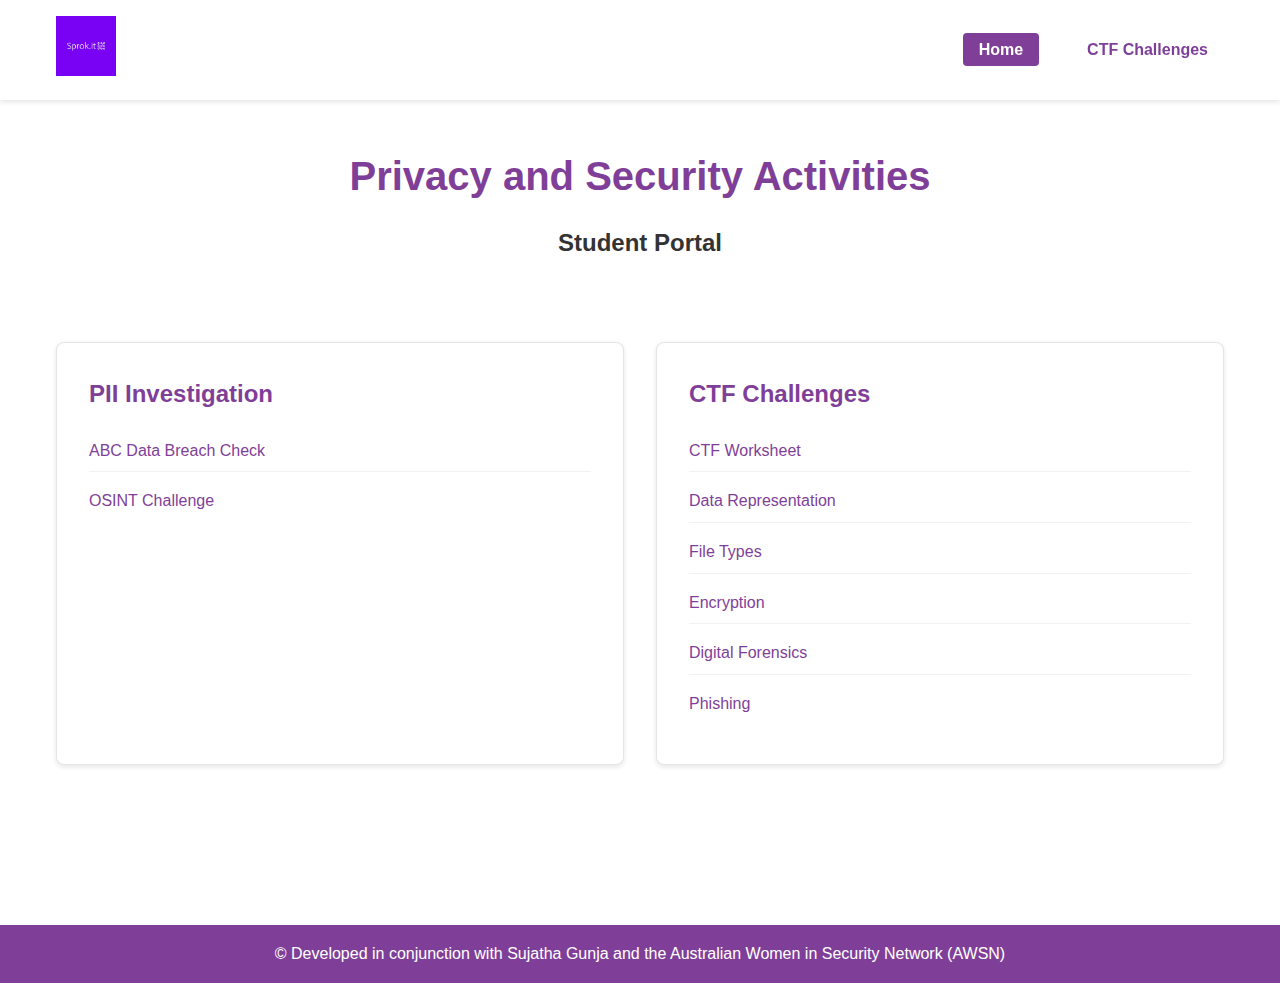
<file: ctf/index.html>
<!DOCTYPE html>
<html lang="en">
<head>
    <meta charset="UTF-8">
    <meta name="viewport" content="width=device-width, initial-scale=1.0">
    <title>Privacy and Security Student Portal</title>
    <link rel="stylesheet" href="styles.css">
</head>
<body>
    <header>
        <nav>
            <div class="logo">
                <a href="index.html">
                    <img src="assets/logo-color.png" alt="Sprok.it Logo">
                </a>
            </div>
            <ul class="nav-links">
                <li><a href="index.html" class="active">Home</a></li>
                <li><a href="ctf.html">CTF Challenges</a></li>
            </ul>
        </nav>
    </header>

    <main>
        <section id="home" class="hero">
            <h1>Privacy and Security Activities</h1>
            <h2>Student Portal</h2>
        </section>

        <section class="modules">
            <div class="module-card" onclick="location.href='pii.html'">
                <h2>PII Investigation</h2>
                <ul>
                    <li><a href="https://www.abc.net.au/news/2023-05-18/data-breaches-your-identity-interactive/102175688" target="_blank">ABC Data Breach Check</a></li>
                    <li><a href="pii.html#osint">OSINT Challenge</a></li>
                </ul>
            </div>

            <div class="module-card" onclick="location.href='ctf.html'">
                <h2>CTF Challenges</h2>
                <ul>
                    <li><a href="assets/Session3_CTF_workbook.docx">CTF Worksheet</a></li>
                    <li><a href="ctf.html#data">Data Representation</a></li>
                    <li><a href="ctf.html#files">File Types</a></li>
                    <li><a href="ctf.html#encryption">Encryption</a></li>
                    <li><a href="ctf.html#forensics">Digital Forensics</a></li>
                    <li><a href="ctf.html#phishing">Phishing</a></li>
                </ul>
            </div>
        </section>

    </main>

    <footer>
        <p>&copy; Developed in conjunction with Sujatha Gunja and the Australian Women in Security Network (AWSN)</p>
    </footer>
</body>
</html>
</file>
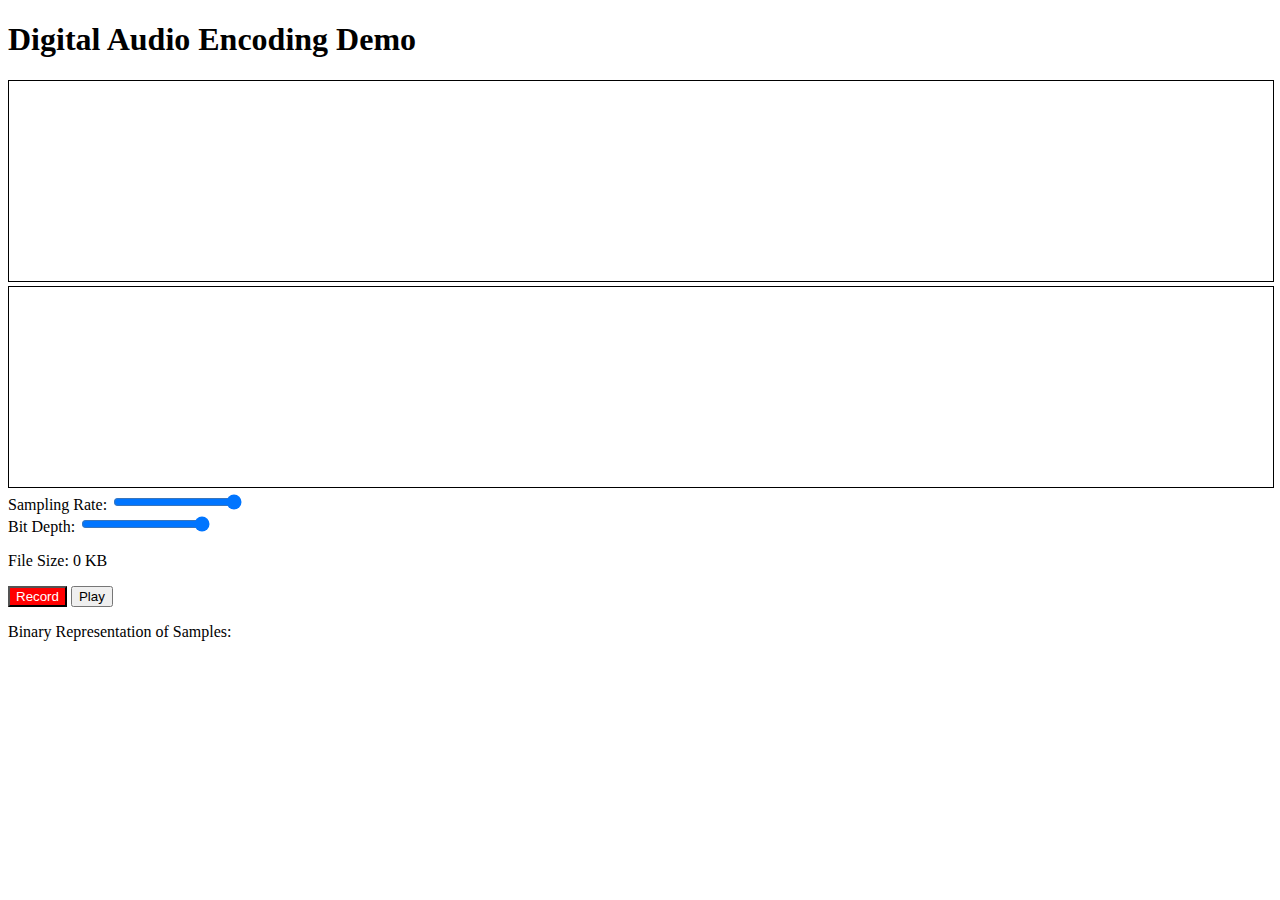
<file: audio.html>
<!DOCTYPE html>
<html lang="en">
<head>
    <meta charset="UTF-8">
    <meta name="viewport" content="width=device-width, initial-scale=1.0">
    <title>Digital Audio Encoding Demo</title>
    <style>
        canvas { border: 1px solid black; width: 100%; height: 200px; }
        #record { background-color: red; color: white; }
    </style>
</head>
<body>
    <h1>Digital Audio Encoding Demo</h1>
    <canvas id="waveform"></canvas>
    <canvas id="digitalWaveform"></canvas>
    <br>
    <label>Sampling Rate: <input type="range" id="sampleRate" min="8000" max="44100" step="1000" value="44100"></label>
    <br>
    <label>Bit Depth: <input type="range" id="bitDepth" min="2" max="16" step="1" value="16"></label>
    <br>
    <p id="fileSize">File Size: 0 KB</p>
    <button id="record">Record</button>
    <button id="play">Play</button>
    <p>Binary Representation of Samples:</p>
    <pre id="binaryOutput"></pre>
    <script>
        const canvas = document.getElementById("waveform");
        const digitalCanvas = document.getElementById("digitalWaveform");
        const ctx = canvas.getContext("2d");
        const digitalCtx = digitalCanvas.getContext("2d");
        const audioContext = new (window.AudioContext || window.webkitAudioContext)();
        const sampleRateSlider = document.getElementById("sampleRate");
        const bitDepthSlider = document.getElementById("bitDepth");
        const recordButton = document.getElementById("record");
        const playButton = document.getElementById("play");
        const fileSizeDisplay = document.getElementById("fileSize");
        const binaryOutput = document.getElementById("binaryOutput");
        let audioBuffer;
        let recorder;
        let audioChunks = [];
        let mediaStream;
        let animationFrameId;
        const MAX_RECORD_TIME = 5000; // 5 seconds

        navigator.mediaDevices.getUserMedia({ audio: true }).then((stream) => {
            mediaStream = stream;
            recorder = new MediaRecorder(stream);
            recorder.ondataavailable = (event) => {
                audioChunks.push(event.data);
            };
            recorder.onstart = () => {
                recordButton.style.backgroundColor = "green";
                recordButton.textContent = "Recording...";
                audioChunks = [];
            };
            recorder.onstop = async () => {
                recordButton.style.backgroundColor = "red";
                recordButton.textContent = "Record";
                cancelAnimationFrame(animationFrameId);
                ctx.clearRect(0, 0, canvas.width, canvas.height);
                
                const audioBlob = new Blob(audioChunks, { type: "audio/wav" });
                const arrayBuffer = await audioBlob.arrayBuffer();
                audioBuffer = await audioContext.decodeAudioData(arrayBuffer);
                drawWaveform(audioBuffer, ctx);
                updateFileSize(audioBuffer);
            };
        }).catch(error => {
            console.error("Error accessing microphone:", error);
            alert("Microphone access is required for recording.");
        });

        recordButton.onclick = () => {
            if (recorder && recorder.state === "inactive") {
                recorder.start();
                setTimeout(() => {
                    if (recorder.state === "recording") {
                        recorder.stop();
                    }
                }, MAX_RECORD_TIME);
            }
        };

        playButton.onclick = () => {
            if (!audioBuffer) return;
            const source = audioContext.createBufferSource();
            source.buffer = audioBuffer;
            source.connect(audioContext.destination);
            source.start();
            drawWaveform(audioBuffer, digitalCtx);
            displayBinarySamples(audioBuffer);
        };

        function drawWaveform(buffer, context) {
            context.clearRect(0, 0, canvas.width, canvas.height);
            const data = buffer.getChannelData(0);
            context.beginPath();
            for (let i = 0; i < data.length; i += Math.floor(data.length / canvas.width)) {
                const x = (i / data.length) * canvas.width;
                const y = (1 - (data[i] + 1) / 2) * canvas.height;
                if (i === 0) context.moveTo(x, y);
                else context.lineTo(x, y);
            }
            context.stroke();
        }

        function displayBinarySamples(buffer) {
            const data = buffer.getChannelData(0);
            const bitDepth = bitDepthSlider.value;
            let binaryData = data.slice(0, 10).map(sample => {
                let quantized = quantizeSample(sample, bitDepth);
                return quantized.toFixed(3) + " -> " + (Math.round(quantized * ((1 << bitDepth) - 1))).toString(2).padStart(bitDepth, '0');
            }).join('\n');
            binaryOutput.textContent = binaryData;
        }

        function quantizeSample(sample, bitDepth) {
            const levels = Math.pow(2, bitDepth) - 1;
            return Math.round(sample * levels) / levels;
        }
    </script>
</body>
</html>
</file>
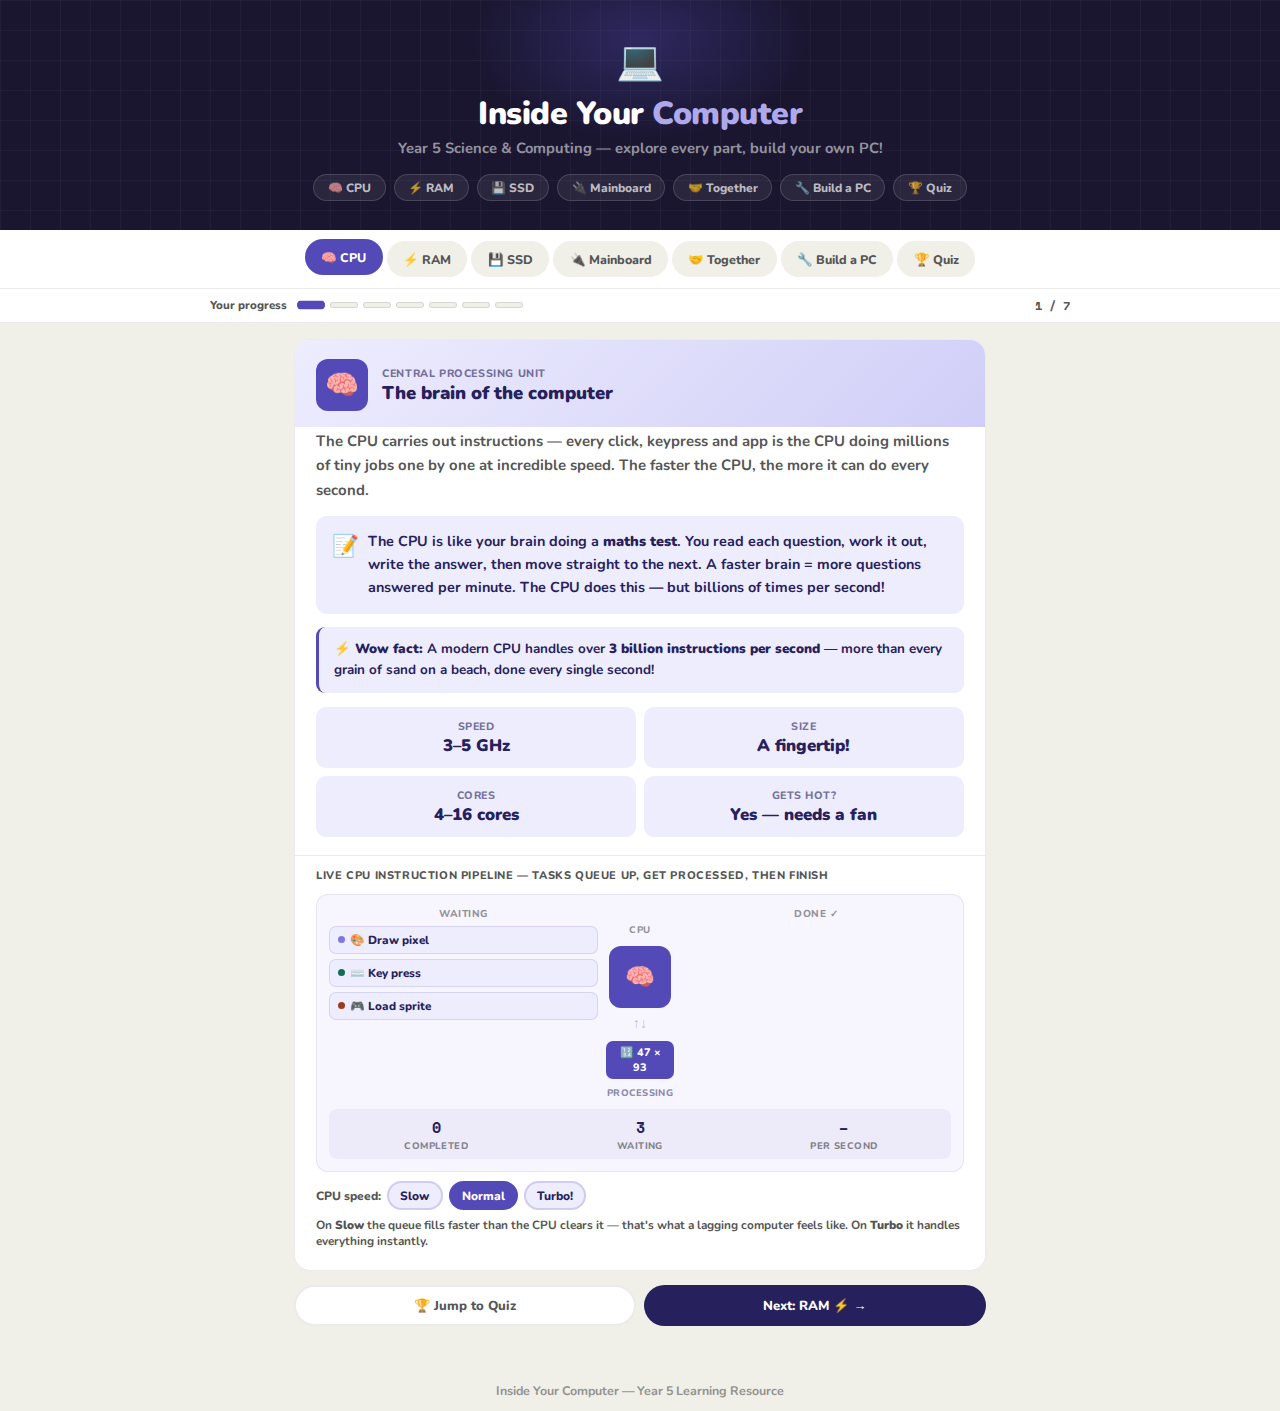
<file: computer_components.html>
<!DOCTYPE html>
<html lang="en">
<head>
<meta charset="UTF-8">
<meta name="viewport" content="width=device-width, initial-scale=1.0">
<title>Inside Your Computer — Year 5</title>
<link href="https://fonts.googleapis.com/css2?family=Nunito:wght@400;700;800;900&family=Space+Mono:wght@700&display=swap" rel="stylesheet">
<style>
/* ═══════════════════════════════════════════
   DESIGN TOKENS
═══════════════════════════════════════════ */
:root {
  --cpu: #534AB7; --cpu-l: #EEEDFE; --cpu-d: #26215C;
  --ram: #0F6E56; --ram-l: #E1F5EE; --ram-d: #04342C;
  --ssd: #993C1D; --ssd-l: #FAECE7; --ssd-d: #4A1B0C;
  --mb:  #854F0B; --mb-l:  #FAEEDA; --mb-d:  #412402;
  --tog: #185FA5; --tog-l: #E6F1FB; --tog-d: #042C53;
  --build-g: #2d6a2d; --build-l: #e8f5e2; --build-d: #1a3d1a;
  --quiz-d: #26215C;
  --board-bg: #2d5a1b; --board-dark: #1a3a0e;
  --bg: #f0efe8;
  --card: #ffffff;
  --text: #1a1a1a;
  --text-2: #555;
  --border: rgba(0,0,0,.08);
  --radius: 16px;
  --radius-sm: 10px;
}

/* ═══════════════════════════════════════════
   RESET & BASE
═══════════════════════════════════════════ */
*, *::before, *::after { box-sizing: border-box; margin: 0; padding: 0; }
html { scroll-behavior: smooth; }
body {
  font-family: 'Nunito', sans-serif;
  background: var(--bg);
  color: var(--text);
  min-height: 100vh;
  -webkit-font-smoothing: antialiased;
}

/* ═══════════════════════════════════════════
   HERO
═══════════════════════════════════════════ */
.hero {
  background: #1a1630;
  padding: 2.2rem 1.5rem 1.8rem;
  text-align: center;
  position: relative;
  overflow: hidden;
}
.hero-grid {
  position: absolute; inset: 0;
  background-image:
    linear-gradient(rgba(255,255,255,.035) 1px, transparent 1px),
    linear-gradient(90deg, rgba(255,255,255,.035) 1px, transparent 1px);
  background-size: 30px 30px;
  pointer-events: none;
}
.hero-glow {
  position: absolute; top: -60px; left: 50%; transform: translateX(-50%);
  width: 340px; height: 200px;
  background: radial-gradient(ellipse, rgba(83,74,183,.35) 0%, transparent 70%);
  pointer-events: none;
}
.hero-chip { font-size: 2.4rem; display: block; margin-bottom: .5rem; position: relative; animation: chipFloat 3s ease-in-out infinite; }
@keyframes chipFloat { 0%,100%{transform:translateY(0)} 50%{transform:translateY(-6px)} }
.hero h1 { font-size: 2rem; font-weight: 900; color: #fff; position: relative; letter-spacing: -.5px; line-height: 1.1; }
.hero h1 span { color: #AFA9EC; }
.hero-sub { color: rgba(255,255,255,.55); font-size: .92rem; font-weight: 700; margin-top: .4rem; position: relative; }
.hero-badges {
  display: flex; gap: 8px; justify-content: center; flex-wrap: wrap;
  margin-top: 1rem; position: relative;
}
.hero-badge {
  padding: .3rem .85rem; border-radius: 50px;
  font-size: .75rem; font-weight: 800;
  border: 1.5px solid rgba(255,255,255,.15);
  color: rgba(255,255,255,.7);
  background: rgba(255,255,255,.07);
}

/* ═══════════════════════════════════════════
   NAV
═══════════════════════════════════════════ */
.nav-wrap {
  background: var(--card);
  border-bottom: 1px solid var(--border);
  position: sticky; top: 0; z-index: 100;
}
.nav {
  display: flex; gap: 4px;
  padding: .7rem .9rem;
  overflow-x: auto;
  scrollbar-width: none;
  max-width: 860px; margin: 0 auto;
  justify-content: center;
  flex-wrap: wrap;
}
.nav::-webkit-scrollbar { display: none; }
.tab {
  border: none; padding: .45rem .9rem; border-radius: 50px;
  font-family: 'Nunito', sans-serif; font-size: .78rem; font-weight: 800;
  cursor: pointer; transition: all .18s; white-space: nowrap;
  background: var(--bg); color: var(--text-2);
  border: 2px solid transparent; flex-shrink: 0;
}
.tab:hover { transform: translateY(-1px); }
.tab.on { color: #fff; transform: translateY(-2px); }
.tab[data-t=cpu].on  { background: var(--cpu); }
.tab[data-t=ram].on  { background: var(--ram); }
.tab[data-t=ssd].on  { background: var(--ssd); }
.tab[data-t=mb].on   { background: var(--mb); }
.tab[data-t=tog].on  { background: var(--tog); }
.tab[data-t=build].on{ background: var(--build-g); }
.tab[data-t=quiz].on { background: var(--quiz-d); }

/* ═══════════════════════════════════════════
   PROGRESS BAR
═══════════════════════════════════════════ */
.progress-bar-wrap {
  background: var(--card);
  padding: .5rem 1.2rem;
  border-bottom: 1px solid var(--border);
}
.progress-bar-inner { max-width: 860px; margin: 0 auto; display: flex; align-items: center; gap: 10px; }
.progress-label { font-size: .72rem; font-weight: 800; color: var(--text-2); white-space: nowrap; }
.progress-dots { display: flex; gap: 5px; }
.pdot {
  width: 28px; height: 6px; border-radius: 3px;
  background: var(--bg); border: 1.5px solid rgba(0,0,0,.1);
  transition: all .3s; cursor: pointer;
}
.pdot.visited { opacity: .6; }
.pdot[data-s=cpu].visited,  .pdot[data-s=cpu].current  { background: var(--cpu); border-color: var(--cpu); }
.pdot[data-s=ram].visited,  .pdot[data-s=ram].current  { background: var(--ram); border-color: var(--ram); }
.pdot[data-s=ssd].visited,  .pdot[data-s=ssd].current  { background: var(--ssd); border-color: var(--ssd); }
.pdot[data-s=mb].visited,   .pdot[data-s=mb].current   { background: var(--mb);  border-color: var(--mb); }
.pdot[data-s=tog].visited,  .pdot[data-s=tog].current  { background: var(--tog); border-color: var(--tog); }
.pdot[data-s=build].visited,.pdot[data-s=build].current{ background: var(--build-g); border-color: var(--build-g); }
.pdot[data-s=quiz].visited, .pdot[data-s=quiz].current { background: var(--quiz-d); border-color: var(--quiz-d); }
.pdot.current { opacity: 1 !important; transform: scaleY(1.4); }
.progress-pct { font-family: 'Space Mono', monospace; font-size: .72rem; font-weight: 700; color: var(--text-2); margin-left: auto; }

/* ═══════════════════════════════════════════
   LAYOUT
═══════════════════════════════════════════ */
.wrap { max-width: 720px; margin: 0 auto; padding: 1rem .9rem 2rem; }
.panel { display: none; animation: fadeUp .25s ease; }
.panel.on { display: block; }
@keyframes fadeUp { from{opacity:0;transform:translateY(10px)} to{opacity:1;transform:translateY(0)} }

/* ═══════════════════════════════════════════
   CARD SYSTEM
═══════════════════════════════════════════ */
.card {
  background: var(--card); border-radius: var(--radius);
  border: 1px solid var(--border); overflow: hidden; margin-bottom: 12px;
}
.card-head {
  display: flex; align-items: center; gap: 14px;
  padding: 1.2rem 1.3rem 1rem;
}
.card-icon {
  width: 52px; height: 52px; border-radius: 12px;
  display: flex; align-items: center; justify-content: center;
  font-size: 1.7rem; flex-shrink: 0;
}
.card-tag { font-size: .67rem; font-weight: 800; text-transform: uppercase; letter-spacing: .6px; opacity: .6; }
.card-title { font-size: 1.15rem; font-weight: 900; line-height: 1.2; margin-top: 1px; }
.card-body { padding: .1rem 1.3rem 1.1rem; }
.desc { font-size: .93rem; color: var(--text-2); line-height: 1.65; font-weight: 700; }
.analogy {
  margin: .85rem 0; padding: .9rem 1rem; border-radius: 11px;
  display: flex; gap: 9px; font-size: .9rem; font-weight: 700; line-height: 1.6;
}
.analogy-icon { font-size: 1.35rem; flex-shrink: 0; margin-top: -1px; }
.wow {
  margin: .75rem 0 0; padding: .75rem .95rem;
  border-radius: 9px; border-left: 3px solid;
  font-size: .84rem; font-weight: 700; line-height: 1.55;
}
.facts-grid { display: grid; grid-template-columns: 1fr 1fr; gap: 8px; margin: .85rem 0 0; }
.fact { padding: .75rem .85rem; border-radius: 10px; text-align: center; }
.fact-label { font-size: .67rem; font-weight: 800; text-transform: uppercase; letter-spacing: .5px; opacity: .6; }
.fact-val { font-size: 1.05rem; font-weight: 900; margin-top: 2px; line-height: 1.2; }
.iarea { padding: .8rem 1.3rem 1.3rem; border-top: 1px solid var(--border); }
.ilabel { font-size: .69rem; font-weight: 800; text-transform: uppercase; letter-spacing: .6px; color: var(--text-2); margin-bottom: .65rem; }

/* ═══════════════════════════════════════════
   SECTION NAVIGATION (bottom of each panel)
═══════════════════════════════════════════ */
.section-nav { display: flex; gap: 8px; margin-top: 14px; }
.snav-btn {
  flex: 1; padding: .6rem; border-radius: 50px;
  font-family: 'Nunito', sans-serif; font-weight: 800; font-size: .82rem;
  cursor: pointer; border: 2px solid var(--border);
  background: var(--card); color: var(--text-2);
  transition: all .18s; text-align: center;
}
.snav-btn:hover { background: var(--bg); }
.snav-btn.next {
  background: var(--quiz-d); color: #fff; border-color: transparent;
}
.snav-btn.next:hover { opacity: .9; }

/* ═══════════════════════════════════════════
   CPU — PIPELINE DEMO
═══════════════════════════════════════════ */
.pipeline {
  background: #F7F6FE; border-radius: 12px;
  padding: 12px; border: 1.5px solid rgba(83,74,183,.1);
  position: relative;
}
.pipe-cols { display: grid; grid-template-columns: 1fr 68px 1fr; gap: 8px; align-items: start; margin-bottom: 10px; }
.pipe-col-label { font-size: .63rem; font-weight: 800; text-transform: uppercase; letter-spacing: .5px; text-align: center; margin-bottom: 5px; opacity: .45; }
.pipe-queue, .pipe-done { display: flex; flex-direction: column; gap: 5px; min-height: 155px; }
.pipe-task {
  padding: 5px 8px; border-radius: 7px; font-size: .73rem; font-weight: 800;
  display: flex; align-items: center; gap: 5px; transition: all .25s;
  border: 1.5px solid transparent;
}
.pipe-task.waiting { background: var(--cpu-l); color: var(--cpu-d); border-color: rgba(83,74,183,.15); }
.pipe-task.done-item { background: #E1F5EE; color: #04342C; border-color: rgba(15,110,86,.2); animation: slideIn .25s ease; }
@keyframes slideIn { from{opacity:0;transform:translateX(10px)} to{opacity:1;transform:translateX(0)} }
.task-dot { width: 7px; height: 7px; border-radius: 50%; flex-shrink: 0; }
.pipe-cpu-col { display: flex; flex-direction: column; align-items: center; gap: 5px; padding-top: 16px; }
.pipe-chip {
  width: 62px; height: 62px; background: var(--cpu); border-radius: 12px;
  display: flex; align-items: center; justify-content: center; font-size: 1.5rem;
  transition: transform .15s; flex-shrink: 0;
}
.pipe-chip.crunch { animation: crunch .25s ease; }
@keyframes crunch { 0%,100%{transform:scale(1)} 50%{transform:scale(1.1)} }
.pipe-arrow { font-size: .9rem; color: rgba(83,74,183,.35); text-align: center; }
.pipe-active {
  background: var(--cpu); color: #fff; border-radius: 7px;
  padding: 4px 6px; font-size: .68rem; font-weight: 800; text-align: center;
  min-height: 26px; display: flex; align-items: center; justify-content: center;
  margin-top: 3px; width: 100%;
}
.pipe-active.processing { animation: processPulse .4s ease infinite alternate; }
@keyframes processPulse { from{background:var(--cpu)} to{background:#7F77DD} }
.pipe-stats { display: flex; align-items: center; gap: 10px; margin-top: 9px; padding: 7px 10px; background: rgba(83,74,183,.06); border-radius: 8px; }
.pipe-stat { text-align: center; flex: 1; }
.pipe-stat-val { font-family: 'Space Mono', monospace; font-size: .95rem; font-weight: 700; color: var(--cpu-d); }
.pipe-stat-lbl { font-size: .6rem; font-weight: 800; text-transform: uppercase; letter-spacing: .4px; opacity: .5; margin-top: 1px; }
.speed-row { display: flex; align-items: center; gap: 6px; margin-top: 9px; }
.spbtn { padding: .3rem .7rem; border-radius: 50px; font-family: 'Nunito', sans-serif; font-weight: 800; font-size: .75rem; border: 2px solid rgba(83,74,183,.2); background: var(--cpu-l); color: var(--cpu-d); cursor: pointer; transition: all .15s; }
.spbtn:hover, .spbtn.on { background: var(--cpu); color: #fff; border-color: var(--cpu); }
.lag-overlay { display: none; position: absolute; inset: 0; background: rgba(255,255,255,.82); border-radius: 11px; align-items: center; justify-content: center; flex-direction: column; gap: 5px; z-index: 5; }
.lag-overlay.show { display: flex; }
.lag-spin { width: 26px; height: 26px; border: 3px solid rgba(83,74,183,.15); border-top-color: var(--cpu); border-radius: 50%; animation: spin 1.2s linear infinite; }
@keyframes spin { to { transform: rotate(360deg); } }

/* ═══════════════════════════════════════════
   RAM DEMO
═══════════════════════════════════════════ */
.ram-scene { border-radius: 12px; overflow: hidden; border: 1.5px solid rgba(15,110,86,.12); }
.ram-desk { background: #F0FAF5; padding: 11px 11px 6px; }
.ram-desk-lbl { font-size: .67rem; font-weight: 800; color: var(--ram-d); opacity: .5; margin-bottom: 7px; text-transform: uppercase; letter-spacing: .5px; }
.ram-slots-row { display: flex; gap: 6px; flex-wrap: wrap; min-height: 52px; align-items: flex-end; }
.ram-book { padding: 7px 9px; border-radius: 9px; font-size: .78rem; font-weight: 800; display: flex; align-items: center; gap: 5px; }
.ram-bag { background: rgba(15,110,86,.07); padding: 9px 11px; border-top: 2px dashed rgba(15,110,86,.15); display: flex; gap: 6px; flex-wrap: wrap; align-items: center; }
.ram-bag-lbl { font-size: .67rem; font-weight: 800; color: var(--ram-d); opacity: .5; text-transform: uppercase; letter-spacing: .5px; margin-right: 3px; }
.ram-meter-track { height: 22px; background: rgba(15,110,86,.1); border-radius: 7px; overflow: hidden; border: 1.5px solid rgba(15,110,86,.15); margin-top: 8px; }
.ram-meter-fill { height: 100%; border-radius: 6px; transition: width .4s cubic-bezier(.34,1.56,.64,1), background .3s; display: flex; align-items: center; justify-content: center; }
.ram-fill-txt { font-size: .7rem; font-weight: 800; color: #fff; }
.ram-msg { font-size: .8rem; font-weight: 700; margin-top: 5px; min-height: 20px; }

/* ═══════════════════════════════════════════
   SSD RACE
═══════════════════════════════════════════ */
.race-row { display: flex; align-items: center; gap: 8px; margin-bottom: 7px; }
.race-label { font-size: .76rem; font-weight: 800; min-width: 34px; }
.race-track { flex: 1; height: 28px; background: rgba(0,0,0,.05); border-radius: 7px; overflow: hidden; position: relative; border: 1.5px solid rgba(0,0,0,.07); }
.race-fill { position: absolute; inset: 0; border-radius: 6px; transition: width .05s linear; display: flex; align-items: center; justify-content: flex-end; padding-right: 7px; }
.race-fill-txt { font-size: .7rem; font-weight: 800; color: #fff; white-space: nowrap; }
.race-time { font-size: .73rem; font-weight: 800; min-width: 42px; text-align: right; font-family: 'Space Mono', monospace; }
.run-btn { width: 100%; padding: .48rem; border-radius: 50px; font-family: 'Nunito', sans-serif; font-weight: 800; font-size: .84rem; cursor: pointer; border: 2px solid; transition: all .15s; margin-top: 4px; }

/* ═══════════════════════════════════════════
   MAINBOARD TRACE DEMO
═══════════════════════════════════════════ */
.mb-board-svg { width: 100%; border-radius: 13px; overflow: hidden; display: block; }
.mb-parts-grid { display: grid; grid-template-columns: 1fr 1fr; gap: 8px; margin-top: 10px; }
.mb-part-btn {
  padding: .6rem .9rem; border-radius: 10px;
  font-family: 'Nunito', sans-serif; font-weight: 800; font-size: .82rem;
  cursor: pointer; border: 2px solid transparent;
  display: flex; align-items: center; gap: 7px; transition: all .18s;
}
.mb-part-btn:hover { transform: translateY(-1px); }
.mb-info-panel {
  margin-top: 10px; padding: .85rem 1rem; border-radius: 10px;
  font-size: .87rem; font-weight: 700; border: 1.5px solid rgba(133,79,11,.15);
  background: var(--mb-l); color: var(--mb-d); line-height: 1.6; min-height: 52px; transition: all .25s;
}

/* ═══════════════════════════════════════════
   TOGETHER
═══════════════════════════════════════════ */
.tog-scene { padding: 10px; background: rgba(24,95,165,.04); border-radius: 14px; border: 2px dashed rgba(24,95,165,.15); }
.parts-grid { display: grid; grid-template-columns: 1fr 1fr; gap: 9px; margin-bottom: 10px; }
.tpart { border-radius: 13px; padding: 11px 9px; text-align: center; border: 2px solid transparent; transition: all .25s; position: relative; overflow: hidden; }
.tpart-icon { font-size: 1.7rem; display: block; margin-bottom: 3px; transition: transform .2s; }
.tpart-name { font-size: .83rem; font-weight: 900; line-height: 1.2; }
.tpart-status { font-size: .7rem; font-weight: 700; opacity: .55; margin-top: 2px; min-height: 15px; transition: all .2s; }
.tpart.active { transform: scale(1.05); border-width: 2px; }
.tpart.active .tpart-icon { transform: scale(1.12); }
.tpart.active .tpart-status { opacity: 1; font-weight: 800; }
.tpart-pulse { position: absolute; inset: 0; border-radius: 11px; opacity: 0; pointer-events: none; }
.tpart.active .tpart-pulse { animation: partPulse .6s ease forwards; }
@keyframes partPulse { 0%{opacity:.3} 100%{opacity:0} }
.event-display { background: var(--bg); border-radius: 10px; padding: 10px 12px; min-height: 64px; font-size: .87rem; font-weight: 700; line-height: 1.6; }
.event-step { animation: stepIn .3s ease forwards; }
@keyframes stepIn { from{opacity:0;transform:translateY(5px)} to{opacity:1;transform:translateY(0)} }
.progress-strip { height: 4px; background: rgba(24,95,165,.1); border-radius: 2px; margin-top: 7px; overflow: hidden; }
.progress-fill-tog { height: 100%; background: var(--tog); border-radius: 2px; transition: width .6s ease; }
.tog-log { margin-top: 10px; background: var(--bg); border-radius: 10px; overflow: hidden; display: none; }
.tog-log.show { display: block; animation: fadeUp .3s ease; }
.tog-log-header { padding: 7px 12px; font-size: .69rem; font-weight: 800; text-transform: uppercase; letter-spacing: .6px; color: var(--tog-d); background: rgba(24,95,165,.07); border-bottom: 1px solid rgba(24,95,165,.1); }
.tog-log-body { padding: 8px 12px; font-size: .81rem; font-weight: 700; line-height: 2; }
.log-entry { display: flex; align-items: baseline; gap: 7px; border-bottom: .5px solid var(--border); padding: 2px 0; }
.log-entry:last-child { border-bottom: none; }
.log-dot { width: 8px; height: 8px; border-radius: 50%; flex-shrink: 0; margin-top: 4px; }
.log-discuss-btn { display: block; width: 100%; margin-top: 8px; padding: .45rem; border-radius: 50px; font-family: 'Nunito', sans-serif; font-weight: 800; font-size: .8rem; cursor: pointer; background: var(--tog-l); color: var(--tog-d); border: 2px solid rgba(24,95,165,.2); transition: all .15s; }
.log-discuss-btn:hover { background: var(--tog); color: #fff; }
.sc-btns { display: flex; gap: 7px; flex-wrap: wrap; margin-top: 9px; }
.sc-btn { padding: .38rem .8rem; border-radius: 50px; font-size: .78rem; font-weight: 800; cursor: pointer; border: 2px solid rgba(24,95,165,.2); background: var(--tog-l); color: var(--tog-d); transition: all .15s; font-family: 'Nunito', sans-serif; }
.sc-btn:hover { background: var(--tog); color: #fff; border-color: var(--tog); }
.sc-btn.on { background: var(--tog); color: #fff; border-color: var(--tog); }

/* ═══════════════════════════════════════════
   BUILD A PC — MOTHERBOARD
═══════════════════════════════════════════ */
.parts-shelf { display: flex; gap: 10px; flex-wrap: wrap; margin-bottom: 12px; align-items: flex-start; justify-content: center; }
.part-chip {
  cursor: grab; transition: all .2s; user-select: none; touch-action: none;
  display: flex; flex-direction: column; align-items: center; gap: 5px;
  padding: 8px; border-radius: 10px; border: 2px solid transparent;
  font-size: .72rem; font-weight: 800; text-align: center;
}
.part-chip:hover { transform: translateY(-3px); }
.part-chip.dragging { opacity: .45; cursor: grabbing; transform: scale(.95); }
.part-chip.placed { opacity: .28; pointer-events: none; }
.part-chip svg { display: block; }
.mobo-canvas {
  position: relative; background: #2d5a1b; border-radius: 10px;
  border: 3px solid #1a3a0e; padding: 0; overflow: hidden;
  aspect-ratio: 1/1.1; max-width: 340px; margin: 0 auto;
}
.mobo-inner { position: absolute; inset: 8px; background: #346b20; border-radius: 6px; border: 1px solid #1a3a0e; }
.mobo-traces { position: absolute; inset: 0; pointer-events: none; }
.trace { position: absolute; background: #b8860b; opacity: .35; border-radius: 1px; }
.trace.h { height: 2px; } .trace.v { width: 2px; }
.trace.lit { background: #f0c030; opacity: .9; transition: none; animation: traceLit .4s ease; }
@keyframes traceLit { 0%,100%{opacity:.9} 50%{opacity:1} }
.mobo-slot {
  position: absolute; border-radius: 6px;
  border: 2.5px dashed rgba(255,255,255,.25);
  display: flex; flex-direction: column; align-items: center; justify-content: center;
  gap: 3px; transition: all .2s; background: rgba(0,0,0,.2);
}
.mobo-slot.over { border-color: rgba(255,255,0,.7); background: rgba(255,255,0,.1); transform: scale(1.03); }
.mobo-slot.filled { border-style: solid; border-color: rgba(255,255,255,.15); }
.mobo-slot.wrong-drop { animation: wrongShake .35s ease; }
@keyframes wrongShake { 0%,100%{transform:translateX(0)} 25%{transform:translateX(-5px)} 75%{transform:translateX(5px)} }
.slot-hint { font-size: .62rem; font-weight: 800; color: rgba(255,255,255,.5); text-align: center; text-transform: uppercase; letter-spacing: .4px; line-height: 1.2; }
.mounted-part { position: absolute; inset: 0; display: flex; flex-direction: column; align-items: center; justify-content: center; gap: 2px; pointer-events: none; }
.mounted-check { position: absolute; top: 3px; right: 5px; font-size: .8rem; }
.mobo-cap { position: absolute; width: 8px; height: 8px; border-radius: 50%; background: rgba(180,160,60,.6); border: 1.5px solid rgba(255,255,255,.3); }
.mobo-heatsink { position: absolute; background: rgba(120,120,120,.5); border-radius: 3px; border: 1px solid rgba(255,255,255,.1); }
.mobo-port { width: 10px; height: 7px; background: rgba(60,120,200,.5); border-radius: 1px; border: 1px solid rgba(100,160,255,.3); }
.chip-label { font-size: .58rem; font-weight: 800; color: rgba(255,255,255,.4); text-align: center; position: absolute; pointer-events: none; text-transform: uppercase; letter-spacing: .3px; }
.build-status-row { display: flex; align-items: center; gap: 8px; margin-top: 10px; flex-wrap: wrap; }
.build-badge { padding: .3rem .8rem; border-radius: 50px; font-size: .76rem; font-weight: 800; border: 1.5px solid transparent; transition: all .25s; }
.build-badge.empty { background: var(--bg); color: var(--text-2); border-color: var(--border); }
.build-badge.done { color: #fff; }
.power-btn { flex: 1; min-width: 120px; padding: .55rem .9rem; border-radius: 50px; font-family: 'Nunito', sans-serif; font-weight: 800; font-size: .88rem; cursor: pointer; border: none; background: #888; color: #fff; transition: all .3s; pointer-events: none; text-align: center; }
.power-btn.ready { background: var(--cpu-d); pointer-events: all; animation: readyPulse 1.4s ease-in-out infinite alternate; }
@keyframes readyPulse { from{background:#26215C} to{background:#534AB7} }
.boot-screen { display: none; margin-top: 10px; background: #0a0a1a; border-radius: 10px; padding: 12px 14px; color: #00e676; font-family: 'Space Mono', monospace; font-size: .72rem; min-height: 110px; line-height: 1.9; }
.boot-screen.show { display: block; animation: fadeUp .3s ease; }
.boot-line { opacity: 0; animation: bootLine .15s ease forwards; }
@keyframes bootLine { to { opacity: 1; } }
.reset-btn { width: 100%; margin-top: 7px; padding: .45rem; border-radius: 50px; font-family: 'Nunito', sans-serif; font-weight: 800; font-size: .8rem; cursor: pointer; border: 2px solid var(--border); background: transparent; color: var(--text-2); transition: all .15s; }
.reset-btn:hover { background: var(--bg); }

/* ═══════════════════════════════════════════
   QUIZ
═══════════════════════════════════════════ */
.quiz-intro { background: var(--card); border-radius: var(--radius); border: 1px solid var(--border); padding: 1.3rem; margin-bottom: 12px; text-align: center; }
.quiz-intro-icon { font-size: 2.5rem; display: block; margin-bottom: .5rem; }
.quiz-intro-title { font-size: 1.2rem; font-weight: 900; color: var(--quiz-d); margin-bottom: .4rem; }
.quiz-intro-sub { font-size: .9rem; font-weight: 700; color: var(--text-2); line-height: 1.6; }
.q-number-wrap { display: flex; gap: 4px; justify-content: center; margin-bottom: 1rem; }
.q-pip { width: 8px; height: 8px; border-radius: 50%; background: var(--bg); border: 1.5px solid var(--border); transition: background .2s; }
.q-pip.ans { background: var(--cpu); border-color: var(--cpu); }
.q-pip.right { background: var(--ram); border-color: var(--ram); }
.q-pip.wrong { background: var(--ssd); border-color: var(--ssd); }
.qcard { background: var(--card); border-radius: 13px; border: 1px solid var(--border); padding: 1.2rem; margin-bottom: 9px; }
.qnum { font-size: .68rem; font-weight: 800; text-transform: uppercase; letter-spacing: .5px; color: var(--text-2); margin-bottom: .4rem; }
.qtxt { font-size: .97rem; font-weight: 800; color: var(--text); margin-bottom: .8rem; line-height: 1.45; }
.qopts { display: flex; flex-direction: column; gap: 6px; }
.qopt { padding: .65rem .9rem; border-radius: 9px; background: var(--bg); border: 2px solid transparent; font-family: 'Nunito', sans-serif; font-size: .9rem; font-weight: 700; cursor: pointer; text-align: left; transition: all .15s; color: var(--text); }
.qopt:hover:not(:disabled) { border-color: var(--cpu); background: var(--cpu-l); color: var(--cpu-d); }
.qopt.right { background: var(--ram-l); border-color: var(--ram); color: var(--ram-d); }
.qopt.wrong { background: var(--ssd-l); border-color: var(--ssd); color: var(--ssd-d); }
.qopt:disabled { cursor: default; }
.qfb { margin-top: .6rem; padding: .65rem .85rem; border-radius: 8px; font-size: .84rem; font-weight: 700; display: none; line-height: 1.55; }
.qfb.show { display: block; }
.qfb.good { background: var(--ram-l); color: var(--ram-d); }
.qfb.bad { background: var(--ssd-l); color: var(--ssd-d); }
.score-banner { background: #1a1630; border-radius: var(--radius); padding: 2rem 1.5rem; text-align: center; color: #fff; display: none; margin-top: 8px; }
.score-banner.show { display: block; animation: fadeUp .3s ease; }
.score-stars { font-size: 2rem; letter-spacing: 4px; margin-bottom: .5rem; }
.score-num { font-size: 3.5rem; font-weight: 900; font-family: 'Space Mono', monospace; line-height: 1; }
.score-of { font-size: .9rem; opacity: .55; font-weight: 700; margin-top: 2px; }
.score-msg { font-size: 1.05rem; font-weight: 800; margin-top: .8rem; line-height: 1.4; opacity: .9; }
.retry-btn { margin-top: 1rem; padding: .6rem 1.8rem; border-radius: 50px; background: rgba(255,255,255,.12); border: 2px solid rgba(255,255,255,.25); color: #fff; font-family: 'Nunito', sans-serif; font-weight: 800; font-size: .9rem; cursor: pointer; transition: background .15s; }
.retry-btn:hover { background: rgba(255,255,255,.22); }

/* ═══════════════════════════════════════════
   FOOTER
═══════════════════════════════════════════ */
.footer { text-align: center; padding: 1.5rem 1rem; color: var(--text-2); font-size: .78rem; font-weight: 700; opacity: .6; }
</style>
</head>
<body>

<!-- HERO -->
<div class="hero">
  <div class="hero-grid"></div>
  <div class="hero-glow"></div>
  <span class="hero-chip">💻</span>
  <h1>Inside Your <span>Computer</span></h1>
  <p class="hero-sub">Year 5 Science &amp; Computing — explore every part, build your own PC!</p>
  <div class="hero-badges">
    <span class="hero-badge">🧠 CPU</span>
    <span class="hero-badge">⚡ RAM</span>
    <span class="hero-badge">💾 SSD</span>
    <span class="hero-badge">🔌 Mainboard</span>
    <span class="hero-badge">🤝 Together</span>
    <span class="hero-badge">🔧 Build a PC</span>
    <span class="hero-badge">🏆 Quiz</span>
  </div>
</div>

<!-- NAV -->
<div class="nav-wrap">
  <nav class="nav">
    <button class="tab on" data-t="cpu"   onclick="show('cpu')">🧠 CPU</button>
    <button class="tab"    data-t="ram"   onclick="show('ram')">⚡ RAM</button>
    <button class="tab"    data-t="ssd"   onclick="show('ssd')">💾 SSD</button>
    <button class="tab"    data-t="mb"    onclick="show('mb')">🔌 Mainboard</button>
    <button class="tab"    data-t="tog"   onclick="show('tog')">🤝 Together</button>
    <button class="tab"    data-t="build" onclick="show('build')">🔧 Build a PC</button>
    <button class="tab"    data-t="quiz"  onclick="show('quiz')">🏆 Quiz</button>
  </nav>
</div>

<!-- PROGRESS -->
<div class="progress-bar-wrap">
  <div class="progress-bar-inner">
    <span class="progress-label">Your progress</span>
    <div class="progress-dots">
      <div class="pdot current" data-s="cpu"   onclick="show('cpu')"></div>
      <div class="pdot"         data-s="ram"   onclick="show('ram')"></div>
      <div class="pdot"         data-s="ssd"   onclick="show('ssd')"></div>
      <div class="pdot"         data-s="mb"    onclick="show('mb')"></div>
      <div class="pdot"         data-s="tog"   onclick="show('tog')"></div>
      <div class="pdot"         data-s="build" onclick="show('build')"></div>
      <div class="pdot"         data-s="quiz"  onclick="show('quiz')"></div>
    </div>
    <span class="progress-pct" id="prog-pct">1 / 7</span>
  </div>
</div>

<div class="wrap">

<!-- ═══════════════════════════════ CPU ═══ -->
<div class="panel on" id="p-cpu">
  <div class="card">
    <div class="card-head" style="background:linear-gradient(135deg,#EEEDFE,#d0cef7)">
      <div class="card-icon" style="background:var(--cpu)">🧠</div>
      <div>
        <div class="card-tag" style="color:var(--cpu-d)">Central Processing Unit</div>
        <div class="card-title" style="color:var(--cpu-d)">The brain of the computer</div>
      </div>
    </div>
    <div class="card-body">
      <p class="desc">The CPU carries out instructions — every click, keypress and app is the CPU doing millions of tiny jobs one by one at incredible speed. The faster the CPU, the more it can do every second.</p>
      <div class="analogy" style="background:var(--cpu-l);color:var(--cpu-d)">
        <span class="analogy-icon">📝</span>
        <div>The CPU is like your brain doing a <strong>maths test</strong>. You read each question, work it out, write the answer, then move straight to the next. A faster brain = more questions answered per minute. The CPU does this — but billions of times per second!</div>
      </div>
      <div class="wow" style="background:var(--cpu-l);border-color:var(--cpu);color:var(--cpu-d)">⚡ <strong>Wow fact:</strong> A modern CPU handles over <strong>3 billion instructions per second</strong> — more than every grain of sand on a beach, done every single second!</div>
      <div class="facts-grid">
        <div class="fact" style="background:var(--cpu-l);color:var(--cpu-d)"><div class="fact-label">Speed</div><div class="fact-val">3–5 GHz</div></div>
        <div class="fact" style="background:var(--cpu-l);color:var(--cpu-d)"><div class="fact-label">Size</div><div class="fact-val">A fingertip!</div></div>
        <div class="fact" style="background:var(--cpu-l);color:var(--cpu-d)"><div class="fact-label">Cores</div><div class="fact-val">4–16 cores</div></div>
        <div class="fact" style="background:var(--cpu-l);color:var(--cpu-d)"><div class="fact-label">Gets hot?</div><div class="fact-val">Yes — needs a fan</div></div>
      </div>
    </div>
    <div class="iarea">
      <div class="ilabel">Live CPU instruction pipeline — tasks queue up, get processed, then finish</div>
      <div style="position:relative">
        <div class="pipeline" id="pipeline">
          <div class="pipe-cols">
            <div>
              <div class="pipe-col-label">Waiting</div>
              <div class="pipe-queue" id="pipe-queue"></div>
            </div>
            <div class="pipe-cpu-col">
              <div class="pipe-col-label" style="opacity:.45;font-size:.6rem">CPU</div>
              <div class="pipe-chip" id="pipe-chip">🧠</div>
              <div class="pipe-arrow">↑↓</div>
              <div class="pipe-active" id="pipe-active">Idle</div>
              <div style="font-size:.6rem;font-weight:800;color:var(--cpu-d);opacity:.5;text-align:center;text-transform:uppercase;letter-spacing:.3px;margin-top:2px">processing</div>
            </div>
            <div>
              <div class="pipe-col-label">Done ✓</div>
              <div class="pipe-done" id="pipe-done"></div>
            </div>
          </div>
          <div class="pipe-stats">
            <div class="pipe-stat"><div class="pipe-stat-val" id="stat-done">0</div><div class="pipe-stat-lbl">Completed</div></div>
            <div class="pipe-stat"><div class="pipe-stat-val" id="stat-queue">0</div><div class="pipe-stat-lbl">Waiting</div></div>
            <div class="pipe-stat"><div class="pipe-stat-val" id="stat-rate">–</div><div class="pipe-stat-lbl">Per second</div></div>
          </div>
        </div>
        <div class="lag-overlay" id="lag-overlay">
          <div class="lag-spin"></div>
          <span style="font-size:.76rem;font-weight:800;color:var(--cpu-d)">Computer lagging…</span>
          <span style="font-size:.68rem;font-weight:700;color:var(--cpu-d);opacity:.6">Tasks piling up faster than CPU can process!</span>
        </div>
      </div>
      <div class="speed-row">
        <span style="font-size:.75rem;font-weight:800;color:var(--text-2)">CPU speed:</span>
        <button class="spbtn" onclick="setSpeed(0,this)">Slow</button>
        <button class="spbtn on" onclick="setSpeed(1,this)">Normal</button>
        <button class="spbtn" onclick="setSpeed(2,this)">Turbo!</button>
      </div>
      <p style="font-size:.74rem;font-weight:700;color:var(--text-2);margin-top:7px">On <strong>Slow</strong> the queue fills faster than the CPU clears it — that's what a lagging computer feels like. On <strong>Turbo</strong> it handles everything instantly.</p>
    </div>
  </div>
  <div class="section-nav">
    <button class="snav-btn" onclick="show('quiz')">🏆 Jump to Quiz</button>
    <button class="snav-btn next" onclick="show('ram')">Next: RAM ⚡ →</button>
  </div>
</div>

<!-- ═══════════════════════════════ RAM ═══ -->
<div class="panel" id="p-ram">
  <div class="card">
    <div class="card-head" style="background:linear-gradient(135deg,#E1F5EE,#aae8cc)">
      <div class="card-icon" style="background:var(--ram)">⚡</div>
      <div>
        <div class="card-tag" style="color:var(--ram-d)">Random Access Memory</div>
        <div class="card-title" style="color:var(--ram-d)">Your computer's working space</div>
      </div>
    </div>
    <div class="card-body">
      <p class="desc">RAM holds everything your computer is using <em>right now</em>. Open too many apps and RAM fills up — the computer slows to a crawl! But when you switch the computer off, RAM forgets everything. Your saved work lives on the SSD instead.</p>
      <div class="analogy" style="background:var(--ram-l);color:var(--ram-d)">
        <span class="analogy-icon">📚</span>
        <div>RAM is like your <strong>school desk</strong>. Spread out the books you need and you can work fast. Pile on too many and there's no room left! When you go home (shut down), the desk clears completely — your work is safely in your bag (the SSD).</div>
      </div>
      <div class="wow" style="background:var(--ram-l);border-color:var(--ram);color:var(--ram-d)">⚡ <strong>Wow fact:</strong> RAM is roughly <strong>100× faster</strong> than an SSD. That speed is why apps load into RAM before the CPU uses them — imagine if it had to fetch from the SSD each time!</div>
      <div class="facts-grid">
        <div class="fact" style="background:var(--ram-l);color:var(--ram-d)"><div class="fact-label">Typical size</div><div class="fact-val">8–16 GB</div></div>
        <div class="fact" style="background:var(--ram-l);color:var(--ram-d)"><div class="fact-label">Clears on shutdown?</div><div class="fact-val">Yes — always!</div></div>
        <div class="fact" style="background:var(--ram-l);color:var(--ram-d)"><div class="fact-label">Speed</div><div class="fact-val">Extremely fast</div></div>
        <div class="fact" style="background:var(--ram-l);color:var(--ram-d)"><div class="fact-label">More RAM =</div><div class="fact-val">More apps at once</div></div>
      </div>
    </div>
    <div class="iarea">
      <div class="ilabel">Open and close apps — watch RAM fill up!</div>
      <div class="ram-scene">
        <div class="ram-desk">
          <div class="ram-desk-lbl">🖥️ Your desk (RAM — 8 GB)</div>
          <div class="ram-slots-row" id="ram-desk-row"></div>
        </div>
        <div class="ram-bag"><span class="ram-bag-lbl">Apps:</span><div id="ram-app-btns"></div></div>
      </div>
      <div style="margin-top:8px">
        <div style="display:flex;justify-content:space-between;font-size:.75rem;font-weight:800;margin-bottom:4px">
          <span style="color:var(--text-2)">RAM used</span>
          <span id="ram-gb-txt" style="color:var(--ram-d)">0 / 8 GB</span>
        </div>
        <div class="ram-meter-track"><div class="ram-meter-fill" id="ram-fill" style="width:0%;background:var(--ram)"><span class="ram-fill-txt" id="ram-pct-txt"></span></div></div>
        <p class="ram-msg" id="ram-msg" style="color:var(--text-2)">Open some apps to fill your RAM desk!</p>
      </div>
      <button onclick="clearRAM()" style="width:100%;margin-top:7px;padding:.43rem;border-radius:50px;font-family:'Nunito',sans-serif;font-weight:800;font-size:.8rem;cursor:pointer;border:2px solid rgba(153,60,29,.2);background:var(--ssd-l);color:var(--ssd-d);transition:all .15s">🔴 Shut down — wipe all RAM</button>
    </div>
  </div>
  <div class="section-nav">
    <button class="snav-btn" onclick="show('cpu')">← Back: CPU 🧠</button>
    <button class="snav-btn next" onclick="show('ssd')">Next: SSD 💾 →</button>
  </div>
</div>

<!-- ═══════════════════════════════ SSD ═══ -->
<div class="panel" id="p-ssd">
  <div class="card">
    <div class="card-head" style="background:linear-gradient(135deg,#FAECE7,#f5c4a8)">
      <div class="card-icon" style="background:var(--ssd)">💾</div>
      <div>
        <div class="card-tag" style="color:var(--ssd-d)">Solid State Drive</div>
        <div class="card-title" style="color:var(--ssd-d)">The computer's long-term memory</div>
      </div>
    </div>
    <div class="card-body">
      <p class="desc">The SSD stores everything permanently — your games, photos, music, and Windows itself. Unlike RAM, it <strong>never forgets</strong> when you shut down. It has no moving parts at all, making it fast, completely silent, and very tough.</p>
      <div class="analogy" style="background:var(--ssd-l);color:var(--ssd-d)">
        <span class="analogy-icon">🗄️</span>
        <div>The SSD is like a <strong>giant filing cabinet</strong>. Everything you save goes in a labelled folder and stays there forever — even overnight or after a shutdown. It holds far more than your desk (RAM), but it's a little slower to open those drawers.</div>
      </div>
      <div class="wow" style="background:var(--ssd-l);border-color:var(--ssd);color:var(--ssd-d)">⚡ <strong>Wow fact:</strong> Old computers used Hard Disk Drives with actual <strong>spinning metal discs</strong> inside — like a tiny record player! SSDs replaced them. No spinning = up to 30× faster loading, totally silent, and much harder to break.</div>
      <div class="facts-grid">
        <div class="fact" style="background:var(--ssd-l);color:var(--ssd-d)"><div class="fact-label">Typical size</div><div class="fact-val">256 GB – 2 TB</div></div>
        <div class="fact" style="background:var(--ssd-l);color:var(--ssd-d)"><div class="fact-label">Keeps data when off?</div><div class="fact-val">Yes — always!</div></div>
        <div class="fact" style="background:var(--ssd-l);color:var(--ssd-d)"><div class="fact-label">Moving parts?</div><div class="fact-val">Zero</div></div>
        <div class="fact" style="background:var(--ssd-l);color:var(--ssd-d)"><div class="fact-label">vs old HDD</div><div class="fact-val">Up to 30× faster</div></div>
      </div>
    </div>
    <div class="iarea">
      <div class="ilabel">Race — modern SSD vs old spinning hard drive loading Windows!</div>
      <div class="race-row">
        <span class="race-label" style="color:var(--ssd-d)">💾 SSD</span>
        <div class="race-track"><div class="race-fill" id="ssd-race" style="width:0%;background:var(--ssd)"><span class="race-fill-txt" id="ssd-rtxt"></span></div></div>
        <span class="race-time" id="ssd-rtime" style="color:var(--ssd-d)">–</span>
      </div>
      <div class="race-row">
        <span class="race-label" style="color:#444441">💿 HDD</span>
        <div class="race-track"><div class="race-fill" id="hdd-race" style="width:0%;background:#888780"><span class="race-fill-txt" id="hdd-rtxt"></span></div></div>
        <span class="race-time" id="hdd-rtime" style="color:#444441">–</span>
      </div>
      <button class="run-btn" id="race-btn" onclick="runRace()" style="background:var(--ssd-l);color:var(--ssd-d);border-color:rgba(153,60,29,.25)">▶ Race! Load Windows</button>
    </div>
  </div>
  <div class="section-nav">
    <button class="snav-btn" onclick="show('ram')">← Back: RAM ⚡</button>
    <button class="snav-btn next" onclick="show('mb')">Next: Mainboard 🔌 →</button>
  </div>
</div>

<!-- ════════════════════════ MAINBOARD ═══ -->
<div class="panel" id="p-mb">
  <div class="card">
    <div class="card-head" style="background:linear-gradient(135deg,#FAEEDA,#f5d08a)">
      <div class="card-icon" style="background:var(--mb)">🔌</div>
      <div>
        <div class="card-tag" style="color:var(--mb-d)">Motherboard / Mainboard</div>
        <div class="card-title" style="color:var(--mb-d)">The backbone connecting everything</div>
      </div>
    </div>
    <div class="card-body">
      <p class="desc">The mainboard is the large green circuit board that every part plugs into. Without it, the CPU, RAM and SSD couldn't talk to each other at all. It carries data through millions of tiny copper pathways called <strong>traces</strong> at nearly the speed of light.</p>
      <div class="analogy" style="background:var(--mb-l);color:var(--mb-d)">
        <span class="analogy-icon">🩸</span>
        <div>Think of the mainboard as your <strong>blood vessels</strong>. Your heart (CPU) pumps blood, but it's the vessels (mainboard traces) that carry it to every organ (RAM, SSD, screen). Without the vessels, nothing gets what it needs — no matter how hard the heart pumps.</div>
      </div>
      <div class="wow" style="background:var(--mb-l);border-color:var(--mb);color:var(--mb-d)">⚡ <strong>Wow fact:</strong> Signals travel through a mainboard's copper traces at nearly <strong>the speed of light</strong> — data crosses the whole board in less time than it takes to blink!</div>
      <div class="facts-grid">
        <div class="fact" style="background:var(--mb-l);color:var(--mb-d)"><div class="fact-label">Made of</div><div class="fact-val">Fibreglass + copper</div></div>
        <div class="fact" style="background:var(--mb-l);color:var(--mb-d)"><div class="fact-label">Colour</div><div class="fact-val">Usually green</div></div>
        <div class="fact" style="background:var(--mb-l);color:var(--mb-d)"><div class="fact-label">Pathways called</div><div class="fact-val">Traces / buses</div></div>
        <div class="fact" style="background:var(--mb-l);color:var(--mb-d)"><div class="fact-label">Connects</div><div class="fact-val">All parts!</div></div>
      </div>
    </div>
    <div class="iarea">
      <div class="ilabel">Tap a component — watch the signal travel to the CPU along the traces!</div>
      <svg class="mb-board-svg" viewBox="0 0 320 220" id="mb-svg" style="background:#2d5a1b;border-radius:13px;border:2.5px solid #1a3a0e">
        <rect x="6" y="6" width="308" height="208" rx="6" fill="#346b20" stroke="#1a3a0e" stroke-width="1"/>
        <line x1="120" y1="95" x2="40" y2="95" stroke="#b8860b" stroke-width="1.5" opacity=".25"/>
        <line x1="40" y1="95" x2="40" y2="160" stroke="#b8860b" stroke-width="1.5" opacity=".25"/>
        <line x1="120" y1="95" x2="120" y2="160" stroke="#b8860b" stroke-width="1.5" opacity=".25"/>
        <line x1="120" y1="95" x2="200" y2="95" stroke="#b8860b" stroke-width="1.5" opacity=".25"/>
        <line x1="200" y1="95" x2="200" y2="160" stroke="#b8860b" stroke-width="1.5" opacity=".25"/>
        <line x1="200" y1="95" x2="280" y2="95" stroke="#b8860b" stroke-width="1.5" opacity=".25"/>
        <line x1="280" y1="95" x2="280" y2="55" stroke="#b8860b" stroke-width="1.5" opacity=".25"/>
        <path id="trace-ram"  d="M 40 155 L 40 95 L 120 95"              fill="none" stroke="#9FE1CB" stroke-width="2.5" stroke-dasharray="6 4" opacity="0" stroke-linecap="round"/>
        <path id="trace-ssd"  d="M 120 155 L 120 95"                     fill="none" stroke="#F0997B" stroke-width="2.5" stroke-dasharray="6 4" opacity="0" stroke-linecap="round"/>
        <path id="trace-gpu"  d="M 200 155 L 200 95 L 120 95"            fill="none" stroke="#85B7EB" stroke-width="2.5" stroke-dasharray="6 4" opacity="0" stroke-linecap="round"/>
        <path id="trace-usb"  d="M 280 55 L 280 95 L 200 95 L 120 95"   fill="none" stroke="#FAC775" stroke-width="2.5" stroke-dasharray="6 4" opacity="0" stroke-linecap="round"/>
        <path id="trace-bios" d="M 280 155 L 280 95 L 200 95 L 120 95"  fill="none" stroke="#ED93B1" stroke-width="2.5" stroke-dasharray="6 4" opacity="0" stroke-linecap="round"/>
        <circle id="trace-dot" r="5" fill="#fff" opacity="0"/>
        <circle cx="155" cy="145" r="4" fill="none" stroke="rgba(180,160,60,.4)" stroke-width="1.5"/>
        <circle cx="165" cy="145" r="4" fill="none" stroke="rgba(180,160,60,.4)" stroke-width="1.5"/>
        <circle cx="175" cy="145" r="4" fill="none" stroke="rgba(180,160,60,.4)" stroke-width="1.5"/>
        <circle cx="155" cy="158" r="4" fill="none" stroke="rgba(180,160,60,.4)" stroke-width="1.5"/>
        <circle cx="165" cy="158" r="4" fill="none" stroke="rgba(180,160,60,.4)" stroke-width="1.5"/>
        <circle cx="175" cy="158" r="4" fill="none" stroke="rgba(180,160,60,.4)" stroke-width="1.5"/>
        <rect x="240" y="12" width="28" height="22" rx="2" fill="rgba(150,150,150,.3)" stroke="rgba(255,255,255,.1)" stroke-width="1"/>
        <line x1="244" y1="12" x2="244" y2="34" stroke="rgba(255,255,255,.15)" stroke-width="1"/>
        <line x1="249" y1="12" x2="249" y2="34" stroke="rgba(255,255,255,.15)" stroke-width="1"/>
        <line x1="254" y1="12" x2="254" y2="34" stroke="rgba(255,255,255,.15)" stroke-width="1"/>
        <line x1="259" y1="12" x2="259" y2="34" stroke="rgba(255,255,255,.15)" stroke-width="1"/>
        <line x1="264" y1="12" x2="264" y2="34" stroke="rgba(255,255,255,.15)" stroke-width="1"/>
        <rect x="15" y="170" width="120" height="8" rx="2" fill="rgba(55,138,221,.2)" stroke="rgba(55,138,221,.3)" stroke-width="1"/>
        <text x="75" y="176" text-anchor="middle" font-family="monospace" font-size="5" fill="rgba(100,180,255,.5)" font-weight="bold">PCIe slot</text>
        <g id="node-cpu">
          <rect x="92" y="65" width="56" height="56" rx="6" fill="#534AB7" stroke="#7F77DD" stroke-width="1.5"/>
          <rect x="98" y="71" width="44" height="44" rx="3" fill="#7F77DD"/>
          <rect x="104" y="77" width="32" height="32" rx="2" fill="#AFA9EC"/>
          <text x="120" y="96" text-anchor="middle" font-family="monospace" font-size="8" font-weight="bold" fill="#26215C">CPU</text>
          <text x="120" y="106" text-anchor="middle" font-family="monospace" font-size="5" fill="#3C3489">BRAIN</text>
          <line x1="92" y1="78" x2="86" y2="78" stroke="#534AB7" stroke-width="1.5"/>
          <line x1="92" y1="84" x2="86" y2="84" stroke="#534AB7" stroke-width="1.5"/>
          <line x1="92" y1="90" x2="86" y2="90" stroke="#534AB7" stroke-width="1.5"/>
          <line x1="148" y1="78" x2="154" y2="78" stroke="#534AB7" stroke-width="1.5"/>
          <line x1="148" y1="84" x2="154" y2="84" stroke="#534AB7" stroke-width="1.5"/>
          <line x1="148" y1="90" x2="154" y2="90" stroke="#534AB7" stroke-width="1.5"/>
          <line x1="104" y1="65" x2="104" y2="59" stroke="#534AB7" stroke-width="1.5"/>
          <line x1="112" y1="65" x2="112" y2="59" stroke="#534AB7" stroke-width="1.5"/>
          <line x1="120" y1="65" x2="120" y2="59" stroke="#534AB7" stroke-width="1.5"/>
          <line x1="128" y1="65" x2="128" y2="59" stroke="#534AB7" stroke-width="1.5"/>
          <line x1="136" y1="65" x2="136" y2="59" stroke="#534AB7" stroke-width="1.5"/>
          <line x1="104" y1="121" x2="104" y2="127" stroke="#534AB7" stroke-width="1.5"/>
          <line x1="112" y1="121" x2="112" y2="127" stroke="#534AB7" stroke-width="1.5"/>
          <line x1="120" y1="121" x2="120" y2="127" stroke="#534AB7" stroke-width="1.5"/>
          <line x1="128" y1="121" x2="128" y2="127" stroke="#534AB7" stroke-width="1.5"/>
          <line x1="136" y1="121" x2="136" y2="127" stroke="#534AB7" stroke-width="1.5"/>
        </g>
        <g id="node-ram" style="cursor:pointer" onclick="activateTrace('ram')">
          <rect x="14" y="140" width="52" height="40" rx="5" fill="#0F6E56" stroke="#1D9E75" stroke-width="1.5"/>
          <rect x="18" y="144" width="44" height="28" rx="3" fill="#1D9E75"/>
          <rect x="21" y="147" width="8" height="6" rx="1" fill="#5DCAA5"/>
          <rect x="32" y="147" width="8" height="6" rx="1" fill="#5DCAA5"/>
          <rect x="43" y="147" width="8" height="6" rx="1" fill="#5DCAA5"/>
          <rect x="21" y="157" width="8" height="6" rx="1" fill="#5DCAA5"/>
          <rect x="32" y="157" width="8" height="6" rx="1" fill="#5DCAA5"/>
          <rect x="43" y="157" width="8" height="6" rx="1" fill="#5DCAA5"/>
          <text x="40" y="190" text-anchor="middle" font-family="monospace" font-size="7" fill="rgba(255,255,255,.6)" font-weight="bold">RAM</text>
        </g>
        <g id="node-ssd" style="cursor:pointer" onclick="activateTrace('ssd')">
          <rect x="88" y="140" width="64" height="26" rx="4" fill="#993C1D" stroke="#D85A30" stroke-width="1.5"/>
          <rect x="91" y="143" width="58" height="20" rx="2" fill="#D85A30"/>
          <rect x="94" y="146" width="10" height="8" rx="1" fill="#712B13"/>
          <rect x="107" y="146" width="10" height="8" rx="1" fill="#712B13"/>
          <rect x="120" y="146" width="10" height="8" rx="1" fill="#712B13"/>
          <rect x="133" y="146" width="10" height="8" rx="1" fill="#712B13"/>
          <text x="120" y="178" text-anchor="middle" font-family="monospace" font-size="7" fill="rgba(255,255,255,.6)" font-weight="bold">SSD</text>
        </g>
        <g id="node-gpu" style="cursor:pointer" onclick="activateTrace('gpu')">
          <rect x="172" y="140" width="56" height="40" rx="5" fill="#185FA5" stroke="#378ADD" stroke-width="1.5"/>
          <rect x="176" y="144" width="48" height="28" rx="3" fill="#378ADD"/>
          <rect x="179" y="147" width="12" height="10" rx="1" fill="#0C447C"/>
          <rect x="195" y="147" width="12" height="10" rx="1" fill="#0C447C"/>
          <rect x="211" y="147" width="9" height="10" rx="1" fill="#0C447C"/>
          <line x1="179" y1="162" x2="220" y2="162" stroke="#0C447C" stroke-width="1.5"/>
          <line x1="179" y1="166" x2="220" y2="166" stroke="#0C447C" stroke-width="1.5"/>
          <text x="200" y="190" text-anchor="middle" font-family="monospace" font-size="7" fill="rgba(255,255,255,.6)" font-weight="bold">GPU</text>
        </g>
        <g id="node-usb" style="cursor:pointer" onclick="activateTrace('usb')">
          <rect x="265" y="14" width="32" height="38" rx="4" fill="#854F0B" stroke="#BA7517" stroke-width="1.5"/>
          <rect x="268" y="18" width="11" height="8" rx="1" fill="#633806"/>
          <rect x="268" y="29" width="11" height="8" rx="1" fill="#633806"/>
          <rect x="268" y="40" width="11" height="8" rx="1" fill="#633806"/>
          <rect x="282" y="18" width="11" height="8" rx="1" fill="#633806"/>
          <rect x="282" y="29" width="11" height="8" rx="1" fill="#633806"/>
          <text x="281" y="60" text-anchor="middle" font-family="monospace" font-size="7" fill="rgba(255,255,255,.6)" font-weight="bold">USB</text>
        </g>
        <g id="node-bios" style="cursor:pointer" onclick="activateTrace('bios')">
          <rect x="254" y="140" width="48" height="30" rx="4" fill="#3B6D11" stroke="#639922" stroke-width="1.5"/>
          <rect x="258" y="144" width="40" height="22" rx="2" fill="#639922"/>
          <text x="278" y="158" text-anchor="middle" font-family="monospace" font-size="7" fill="#173404" font-weight="bold">BIOS</text>
          <text x="278" y="166" text-anchor="middle" font-family="monospace" font-size="5" fill="#27500A">CHIP</text>
          <text x="278" y="182" text-anchor="middle" font-family="monospace" font-size="7" fill="rgba(255,255,255,.6)" font-weight="bold">BIOS</text>
        </g>
        <circle id="cpu-glow" cx="120" cy="93" r="38" fill="none" stroke="#fff" stroke-width="2" opacity="0"/>
      </svg>
      <div class="mb-parts-grid">
        <button class="mb-part-btn" style="background:var(--ram-l);color:var(--ram-d);border-color:rgba(15,110,86,.2)"     onclick="activateTrace('ram')">⚡ RAM — send data</button>
        <button class="mb-part-btn" style="background:var(--ssd-l);color:var(--ssd-d);border-color:rgba(153,60,29,.2)"    onclick="activateTrace('ssd')">💾 SSD — load file</button>
        <button class="mb-part-btn" style="background:#E6F1FB;color:#042C53;border-color:rgba(24,95,165,.2)"              onclick="activateTrace('gpu')">🖥️ GPU — send frame</button>
        <button class="mb-part-btn" style="background:var(--mb-l);color:var(--mb-d);border-color:rgba(133,79,11,.2)"      onclick="activateTrace('usb')">🔌 USB — keypress</button>
        <button class="mb-part-btn" style="background:#EAF3DE;color:#173404;border-color:rgba(99,153,34,.2);grid-column:span 2" onclick="activateTrace('bios')">📡 BIOS chip — power on!</button>
      </div>
      <div class="mb-info-panel" id="mb-info">👆 Tap any component above to send a signal along the mainboard — watch it travel to the CPU!</div>
    </div>
  </div>
  <div class="section-nav">
    <button class="snav-btn" onclick="show('ssd')">← Back: SSD 💾</button>
    <button class="snav-btn next" onclick="show('tog')">Next: Together 🤝 →</button>
  </div>
</div>

<!-- ═══════════════════════════ TOGETHER ═══ -->
<div class="panel" id="p-tog">
  <div class="card">
    <div class="card-head" style="background:linear-gradient(135deg,#E6F1FB,#b5d8f7)">
      <div class="card-icon" style="background:var(--tog)">🤝</div>
      <div>
        <div class="card-tag" style="color:var(--tog-d)">How they work as a team</div>
        <div class="card-title" style="color:var(--tog-d)">No part can work alone!</div>
      </div>
    </div>
    <div class="card-body">
      <p class="desc">Every time you do something on a computer, all four parts work together instantly. Pick a scenario — watch each part light up as it takes its turn, then review the full step list to talk about what happened.</p>
      <div class="analogy" style="background:var(--tog-l);color:var(--tog-d)">
        <span class="analogy-icon">⚽</span>
        <div>They're like a <strong>football team</strong>. The CPU is the striker making decisions, RAM is the midfield passing data fast, SSD is the coach's notes looked up when needed, and the Mainboard is the pitch — connecting them all so they can play together!</div>
      </div>
    </div>
    <div class="iarea">
      <div class="ilabel">Choose a scenario — watch each part light up, then review all the steps!</div>
      <div class="tog-scene">
        <div class="parts-grid">
          <div class="tpart" id="tp-cpu" style="background:var(--cpu-l);color:var(--cpu-d)"><div class="tpart-pulse" style="background:var(--cpu)"></div><span class="tpart-icon">🧠</span><div class="tpart-name">CPU</div><div class="tpart-status" id="ts-cpu">Waiting…</div></div>
          <div class="tpart" id="tp-ram" style="background:var(--ram-l);color:var(--ram-d)"><div class="tpart-pulse" style="background:var(--ram)"></div><span class="tpart-icon">⚡</span><div class="tpart-name">RAM</div><div class="tpart-status" id="ts-ram">Waiting…</div></div>
          <div class="tpart" id="tp-ssd" style="background:var(--ssd-l);color:var(--ssd-d)"><div class="tpart-pulse" style="background:var(--ssd)"></div><span class="tpart-icon">💾</span><div class="tpart-name">SSD</div><div class="tpart-status" id="ts-ssd">Waiting…</div></div>
          <div class="tpart" id="tp-mb"  style="background:var(--mb-l);color:var(--mb-d)"><div class="tpart-pulse" style="background:var(--mb)"></div><span class="tpart-icon">🔌</span><div class="tpart-name">Mainboard</div><div class="tpart-status" id="ts-mb">Waiting…</div></div>
        </div>
        <div class="event-display" id="event-display"><span style="color:var(--text-2);font-size:.84rem">Pick a scenario below to get started!</span></div>
        <div class="progress-strip"><div class="progress-fill-tog" id="progress-fill" style="width:0%"></div></div>
        <div class="tog-log" id="tog-log">
          <div class="tog-log-header">📋 What just happened — step by step</div>
          <div class="tog-log-body" id="tog-log-body"></div>
          <button class="log-discuss-btn" id="log-discuss-btn">💬 Discuss this with your teacher ↗</button>
        </div>
      </div>
      <div class="sc-btns">
        <button class="sc-btn" id="scb-game"  onclick="runScenario('game',this)">🎮 Open a game</button>
        <button class="sc-btn" id="scb-photo" onclick="runScenario('photo',this)">📸 Save a photo</button>
        <button class="sc-btn" id="scb-type"  onclick="runScenario('type',this)">⌨️ Type a letter</button>
        <button class="sc-btn" id="scb-boot"  onclick="runScenario('boot',this)">🔵 Turn on computer</button>
      </div>
    </div>
  </div>
  <div class="section-nav">
    <button class="snav-btn" onclick="show('mb')">← Back: Mainboard 🔌</button>
    <button class="snav-btn next" onclick="show('build')">Next: Build a PC 🔧 →</button>
  </div>
</div>

<!-- ═══════════════════════════ BUILD A PC ═══ -->
<div class="panel" id="p-build">
  <div class="card">
    <div class="card-head" style="background:linear-gradient(135deg,#e8f5e2,#c5e3b8)">
      <div class="card-icon" style="background:var(--build-g)">🔧</div>
      <div>
        <div class="card-tag" style="color:var(--build-d)">PC Builder Challenge</div>
        <div class="card-title" style="color:var(--build-d)">Build your own computer!</div>
      </div>
    </div>
    <div class="card-body">
      <p class="desc">A computer needs four key parts. The <strong>Mainboard</strong> is already installed in the green PCB below. Now drag the CPU, RAM and SSD to their correct slots. Each part has a unique shape — can you work out where each one goes?</p>
    </div>
    <div class="iarea">
      <div class="ilabel">Drag each part to its correct slot on the motherboard</div>
      <div style="margin-bottom:12px">
        <p style="font-size:.84rem;font-weight:700;color:var(--text-2);padding:0 2px">Drag these components onto the green motherboard — each has its own special slot!</p>
      </div>
      <div class="parts-shelf" id="parts-shelf">
        <div class="part-chip" id="drag-cpu" draggable="true" style="background:var(--cpu-l);color:var(--cpu-d);border-color:rgba(83,74,183,.25)" ondragstart="dStart(event,'cpu')">
          <svg width="56" height="56" viewBox="0 0 56 56">
            <rect x="12" y="12" width="32" height="32" rx="4" fill="#534AB7"/>
            <rect x="16" y="16" width="24" height="24" rx="2" fill="#7F77DD"/>
            <rect x="19" y="19" width="18" height="18" rx="1" fill="#AFA9EC"/>
            <rect x="22" y="22" width="12" height="12" rx="1" fill="#534AB7"/>
            <text x="28" y="31" text-anchor="middle" font-family="monospace" font-size="7" font-weight="bold" fill="#fff">CPU</text>
            <line x1="6" y1="20" x2="12" y2="20" stroke="#534AB7" stroke-width="2"/>
            <line x1="6" y1="24" x2="12" y2="24" stroke="#534AB7" stroke-width="2"/>
            <line x1="6" y1="28" x2="12" y2="28" stroke="#534AB7" stroke-width="2"/>
            <line x1="6" y1="32" x2="12" y2="32" stroke="#534AB7" stroke-width="2"/>
            <line x1="6" y1="36" x2="12" y2="36" stroke="#534AB7" stroke-width="2"/>
            <line x1="44" y1="20" x2="50" y2="20" stroke="#534AB7" stroke-width="2"/>
            <line x1="44" y1="24" x2="50" y2="24" stroke="#534AB7" stroke-width="2"/>
            <line x1="44" y1="28" x2="50" y2="28" stroke="#534AB7" stroke-width="2"/>
            <line x1="44" y1="32" x2="50" y2="32" stroke="#534AB7" stroke-width="2"/>
            <line x1="44" y1="36" x2="50" y2="36" stroke="#534AB7" stroke-width="2"/>
            <line x1="20" y1="6" x2="20" y2="12" stroke="#534AB7" stroke-width="2"/>
            <line x1="24" y1="6" x2="24" y2="12" stroke="#534AB7" stroke-width="2"/>
            <line x1="28" y1="6" x2="28" y2="12" stroke="#534AB7" stroke-width="2"/>
            <line x1="32" y1="6" x2="32" y2="12" stroke="#534AB7" stroke-width="2"/>
            <line x1="36" y1="6" x2="36" y2="12" stroke="#534AB7" stroke-width="2"/>
            <line x1="20" y1="44" x2="20" y2="50" stroke="#534AB7" stroke-width="2"/>
            <line x1="24" y1="44" x2="24" y2="50" stroke="#534AB7" stroke-width="2"/>
            <line x1="28" y1="44" x2="28" y2="50" stroke="#534AB7" stroke-width="2"/>
            <line x1="32" y1="44" x2="32" y2="50" stroke="#534AB7" stroke-width="2"/>
            <line x1="36" y1="44" x2="36" y2="50" stroke="#534AB7" stroke-width="2"/>
          </svg>
          <span>CPU</span>
        </div>
        <div class="part-chip" id="drag-ram" draggable="true" style="background:var(--ram-l);color:var(--ram-d);border-color:rgba(15,110,86,.25)" ondragstart="dStart(event,'ram')">
          <svg width="28" height="72" viewBox="0 0 28 72">
            <rect x="2" y="4" width="24" height="64" rx="2" fill="#0F6E56"/>
            <rect x="5" y="6" width="18" height="60" rx="1" fill="#1D9E75"/>
            <rect x="7" y="10" width="5" height="5" rx="1" fill="#5DCAA5"/>
            <rect x="16" y="10" width="5" height="5" rx="1" fill="#5DCAA5"/>
            <rect x="7" y="20" width="5" height="5" rx="1" fill="#5DCAA5"/>
            <rect x="16" y="20" width="5" height="5" rx="1" fill="#5DCAA5"/>
            <rect x="7" y="30" width="5" height="5" rx="1" fill="#5DCAA5"/>
            <rect x="16" y="30" width="5" height="5" rx="1" fill="#5DCAA5"/>
            <rect x="7" y="40" width="5" height="5" rx="1" fill="#5DCAA5"/>
            <rect x="16" y="40" width="5" height="5" rx="1" fill="#5DCAA5"/>
            <rect x="3" y="55" width="22" height="10" rx="1" fill="#085041"/>
            <rect x="5" y="65" width="3" height="6" rx="0" fill="#085041"/>
            <rect x="9" y="65" width="3" height="6" rx="0" fill="#085041"/>
            <rect x="13" y="65" width="3" height="6" rx="0" fill="#085041"/>
            <rect x="17" y="65" width="3" height="6" rx="0" fill="#085041"/>
            <rect x="21" y="65" width="3" height="6" rx="0" fill="#085041"/>
          </svg>
          <span>RAM</span>
        </div>
        <div class="part-chip" id="drag-ssd" draggable="true" style="background:var(--ssd-l);color:var(--ssd-d);border-color:rgba(153,60,29,.25)" ondragstart="dStart(event,'ssd')">
          <svg width="72" height="36" viewBox="0 0 72 36">
            <rect x="1" y="1" width="70" height="34" rx="3" fill="#993C1D"/>
            <rect x="3" y="3" width="66" height="30" rx="2" fill="#D85A30"/>
            <rect x="6" y="7" width="12" height="10" rx="1" fill="#712B13"/>
            <rect x="22" y="7" width="12" height="10" rx="1" fill="#712B13"/>
            <rect x="38" y="7" width="12" height="10" rx="1" fill="#712B13"/>
            <rect x="6" y="20" width="8" height="8" rx="1" fill="#712B13"/>
            <rect x="18" y="20" width="8" height="8" rx="1" fill="#712B13"/>
            <rect x="30" y="20" width="8" height="8" rx="1" fill="#712B13"/>
            <rect x="42" y="20" width="8" height="8" rx="1" fill="#712B13"/>
            <text x="58" y="17" text-anchor="middle" font-family="monospace" font-size="6" font-weight="bold" fill="#FAECE7">SSD</text>
            <rect x="54" y="2" width="14" height="32" rx="2" fill="#712B13" opacity=".5"/>
            <rect x="55" y="8"  width="12" height="2" rx="1" fill="#F0997B" opacity=".6"/>
            <rect x="55" y="12" width="12" height="2" rx="1" fill="#F0997B" opacity=".6"/>
            <rect x="55" y="16" width="12" height="2" rx="1" fill="#F0997B" opacity=".6"/>
            <rect x="55" y="20" width="12" height="2" rx="1" fill="#F0997B" opacity=".6"/>
          </svg>
          <span>SSD</span>
        </div>
      </div>

      <div class="mobo-canvas" id="mobo-canvas">
        <div class="mobo-inner"></div>
        <div class="mobo-traces" id="mobo-traces">
          <div class="trace h" style="left:8%;top:22%;width:18%"></div>
          <div class="trace h" style="left:8%;top:28%;width:18%"></div>
          <div class="trace v" style="left:26%;top:15%;height:20%"></div>
          <div class="trace h" style="left:55%;top:55%;width:30%"></div>
          <div class="trace v" style="left:55%;top:55%;height:20%"></div>
          <div class="trace h" style="left:10%;top:72%;width:40%"></div>
          <div class="trace v" style="left:10%;top:65%;height:15%"></div>
          <div class="trace h" style="right:8%;top:35%;width:25%"></div>
          <div class="trace v" style="right:20%;top:20%;height:18%"></div>
          <div class="trace h" style="left:40%;top:15%;width:25%"></div>
        </div>
        <div class="mobo-cap" style="left:8%;top:48%"></div>
        <div class="mobo-cap" style="left:12%;top:48%"></div>
        <div class="mobo-cap" style="left:16%;top:48%"></div>
        <div class="mobo-cap" style="left:8%;top:54%"></div>
        <div class="mobo-cap" style="left:12%;top:54%"></div>
        <div class="mobo-cap" style="right:8%;top:60%"></div>
        <div class="mobo-cap" style="right:12%;top:60%"></div>
        <div class="mobo-cap" style="right:8%;top:65%"></div>
        <div class="mobo-heatsink" style="left:8%;top:10%;width:14%;height:8%"></div>
        <div style="position:absolute;left:8%;top:10%;width:14%;height:8%;display:flex;align-items:center;justify-content:center"><span class="chip-label">BIOS</span></div>
        <div style="position:absolute;right:3%;top:30%;width:14%;height:14%;background:rgba(200,160,0,.15);border-radius:3px;border:1px solid rgba(255,200,0,.2);display:flex;align-items:center;justify-content:center"><span class="chip-label" style="font-size:.52rem">PWR</span></div>
        <div style="position:absolute;right:2%;top:10%;display:flex;flex-direction:column;gap:3px">
          <div class="mobo-port" style="width:14px;height:9px"></div>
          <div class="mobo-port" style="width:14px;height:9px"></div>
          <div class="mobo-port" style="width:14px;height:9px"></div>
        </div>
        <div class="mobo-slot" id="slot-cpu" style="left:26%;top:12%;width:34%;height:30%" ondragover="dOver(event)" ondrop="dDrop(event,'cpu')" ondragleave="dLeave(event)">
          <span class="slot-hint" id="slot-cpu-hint">CPU<br>socket</span>
        </div>
        <div class="mobo-slot" id="slot-ram" style="right:4%;top:10%;width:14%;height:42%" ondragover="dOver(event)" ondrop="dDrop(event,'ram')" ondragleave="dLeave(event)">
          <span class="slot-hint" id="slot-ram-hint" style="writing-mode:vertical-rl;text-orientation:mixed;transform:rotate(180deg)">RAM slot</span>
        </div>
        <div class="mobo-slot" id="slot-ssd" style="left:10%;bottom:8%;width:55%;height:18%" ondragover="dOver(event)" ondrop="dDrop(event,'ssd')" ondragleave="dLeave(event)">
          <span class="slot-hint" id="slot-ssd-hint">SSD slot (M.2)</span>
        </div>
        <div style="position:absolute;left:10%;bottom:28%;width:55%;height:10%;background:rgba(55,138,221,.1);border-radius:2px;border:1px solid rgba(55,138,221,.2);display:flex;align-items:center;padding-left:6px"><span class="chip-label" style="color:rgba(100,180,255,.5)">PCIe — video card slot</span></div>
      </div>

      <div class="build-status-row" id="build-status-row">
        <span class="build-badge empty" id="bb-cpu">🧠 CPU</span>
        <span class="build-badge empty" id="bb-ram">⚡ RAM</span>
        <span class="build-badge empty" id="bb-ssd">💾 SSD</span>
        <button class="power-btn" id="power-btn" onclick="powerOn()">⚡ Power On!</button>
      </div>
      <div class="boot-screen" id="boot-screen"></div>
      <button class="reset-btn" onclick="resetBuild()">↺ Start over</button>
    </div>
  </div>
  <div class="section-nav">
    <button class="snav-btn" onclick="show('tog')">← Back: Together 🤝</button>
    <button class="snav-btn next" onclick="show('quiz')">Next: Quiz 🏆 →</button>
  </div>
</div>

<!-- ═══════════════════════════════ QUIZ ═══ -->
<div class="panel" id="p-quiz">
  <div class="quiz-intro">
    <span class="quiz-intro-icon">🏆</span>
    <div class="quiz-intro-title">Knowledge Check!</div>
    <div class="quiz-intro-sub">You've explored all four parts — now test what you've learned. 7 questions, instant feedback on every answer.</div>
  </div>
  <div class="q-number-wrap" id="q-pips"></div>
  <div id="quiz-wrap"></div>
  <div class="score-banner" id="score-banner"></div>
  <div class="section-nav" style="margin-top:12px">
    <button class="snav-btn" onclick="show('build')">← Back: Build a PC 🔧</button>
    <button class="snav-btn" onclick="show('cpu')">↺ Start over from CPU</button>
  </div>
</div>

</div><!-- /wrap -->

<div class="footer">Inside Your Computer — Year 5 Learning Resource</div>

<script>
/* ═══════════ NAVIGATION & PROGRESS ═══════════ */
const SECTIONS = ['cpu','ram','ssd','mb','tog','build','quiz'];
const visited = new Set(['cpu']);

function show(id) {
  document.querySelectorAll('.panel').forEach(p => p.classList.remove('on'));
  document.querySelectorAll('.tab').forEach(t => t.classList.remove('on'));
  document.querySelectorAll('.pdot').forEach(d => { d.classList.remove('current'); d.classList.toggle('visited', visited.has(d.dataset.s)); });
  document.getElementById('p-'+id).classList.add('on');
  document.querySelector('[data-t='+id+']').classList.add('on');
  visited.add(id);
  document.querySelectorAll('.pdot').forEach(d => { d.classList.toggle('visited', visited.has(d.dataset.s)); d.classList.toggle('current', d.dataset.s === id); });
  document.getElementById('prog-pct').textContent = (SECTIONS.indexOf(id)+1) + ' / ' + SECTIONS.length;
  if (id === 'quiz') buildQuiz();
  window.scrollTo({ top: 0, behavior: 'smooth' });
}

/* ═══════════ CPU PIPELINE ═══════════ */
const ALL_TASKS = [
  {label:'47 × 93',icon:'🔢',color:'#534AB7'},{label:'Draw pixel',icon:'🎨',color:'#7F77DD'},
  {label:'Key press',icon:'⌨️',color:'#0F6E56'},{label:'Load sprite',icon:'🎮',color:'#993C1D'},
  {label:'Play sound',icon:'🔊',color:'#854F0B'},{label:'Check WiFi',icon:'📶',color:'#185FA5'},
  {label:'2048 ÷ 8',icon:'🔢',color:'#534AB7'},{label:'Render frame',icon:'🖥️',color:'#3B6D11'},
  {label:'Mouse move',icon:'🖱️',color:'#7F77DD'},{label:'Save file',icon:'💾',color:'#993C1D'},
  {label:'Scroll page',icon:'📜',color:'#854F0B'},{label:'Read RAM',icon:'⚡',color:'#0F6E56'},
];
const SPEEDS = [
  {ms:1800,label:'Slow',maxQueue:6},
  {ms:700, label:'Normal',maxQueue:3},
  {ms:180, label:'Turbo!',maxQueue:1},
];
let speedIdx=1, waitQueue=[], doneList=[], totalDone=0, taskIdx=0, processing=false, rateCount=0;
let taskTimer=null, rateTimer=null;

function buildQueue() {
  waitQueue = [];
  for(let i=0;i<4;i++) waitQueue.push(ALL_TASKS[(taskIdx++)%ALL_TASKS.length]);
  renderQueue();
}
function renderQueue() {
  const qEl=document.getElementById('pipe-queue'), dEl=document.getElementById('pipe-done');
  if(!qEl||!dEl) return;
  qEl.innerHTML='';
  waitQueue.slice(0,7).forEach(t => {
    const d=document.createElement('div'); d.className='pipe-task waiting';
    d.innerHTML=`<div class="task-dot" style="background:${t.color}"></div>${t.icon} ${t.label}`;
    qEl.appendChild(d);
  });
  dEl.innerHTML='';
  [...doneList].slice(-6).reverse().forEach(t => {
    const d=document.createElement('div'); d.className='pipe-task done-item';
    d.innerHTML=`<div class="task-dot" style="background:#1D9E75"></div>✓ ${t.label}`;
    dEl.appendChild(d);
  });
  document.getElementById('stat-done').textContent = totalDone;
  document.getElementById('stat-queue').textContent = waitQueue.length;
}
function processNext() {
  if(processing||waitQueue.length===0) return;
  processing=true;
  const task=waitQueue.shift(); renderQueue();
  const active=document.getElementById('pipe-active'), chip=document.getElementById('pipe-chip');
  if(active){active.textContent=task.icon+' '+task.label;active.classList.add('processing');active.style.background=task.color;}
  if(chip) chip.classList.add('crunch');
  setTimeout(()=>{if(chip)chip.classList.remove('crunch');},250);
  setTimeout(()=>{
    doneList.push(task); if(doneList.length>12) doneList.shift();
    totalDone++; rateCount++;
    if(active){active.textContent='Idle';active.classList.remove('processing');active.style.background='var(--cpu)';}
    processing=false; renderQueue();
    while(waitQueue.length < SPEEDS[speedIdx].maxQueue+2) waitQueue.push(ALL_TASKS[(taskIdx++)%ALL_TASKS.length]);
    renderQueue();
  }, SPEEDS[speedIdx].ms);
}
function setSpeed(idx,btn) {
  speedIdx=idx;
  document.querySelectorAll('.spbtn').forEach(b=>b.classList.remove('on'));
  btn.classList.add('on');
  document.getElementById('lag-overlay').classList.toggle('show', idx===0);
  clearInterval(taskTimer);
  while(waitQueue.length < SPEEDS[idx].maxQueue+2) waitQueue.push(ALL_TASKS[(taskIdx++)%ALL_TASKS.length]);
  startPipeline();
}
function startPipeline() {
  if(taskTimer) clearInterval(taskTimer);
  if(rateTimer) clearInterval(rateTimer);
  taskTimer = setInterval(()=>processNext(), SPEEDS[speedIdx].ms+50);
  rateTimer = setInterval(()=>{ const r=document.getElementById('stat-rate'); if(r) r.textContent=rateCount+'/s'; rateCount=0; }, 1000);
}
buildQueue(); startPipeline();

/* ═══════════ RAM ═══════════ */
const APPS=[
  {id:'game',icon:'🎮',name:'Game',gb:2.8,color:'#534AB7'},
  {id:'browser',icon:'🌐',name:'Browser',gb:1.2,color:'#185FA5'},
  {id:'music',icon:'🎵',name:'Music',gb:0.4,color:'#0F6E56'},
  {id:'word',icon:'📝',name:'Word doc',gb:0.6,color:'#854F0B'},
  {id:'email',icon:'📧',name:'Email',gb:0.3,color:'#639922'}
];
const RAM_TOTAL=8; let ramOpen={};
function buildRAMApps() {
  const desk=document.getElementById('ram-desk-row'), btns=document.getElementById('ram-app-btns');
  if(!desk||!btns) return;
  desk.innerHTML=''; btns.innerHTML='';
  APPS.forEach((a,i) => {
    if(ramOpen[i]) { const b=document.createElement('div'); b.className='ram-book'; b.style.cssText='background:'+a.color+';color:#fff'; b.innerHTML=a.icon+' <span>'+a.name+'</span><span style="font-size:.65rem;opacity:.75;margin-left:3px">'+a.gb+'GB</span>'; desk.appendChild(b); }
    const btn=document.createElement('button');
    btn.style.cssText='padding:.3rem .68rem;border-radius:50px;font-family:Nunito,sans-serif;font-weight:800;font-size:.75rem;border:2px solid rgba(15,110,86,.2);cursor:pointer;transition:all .15s;margin:3px;background:'+(ramOpen[i]?'var(--ssd-l)':'var(--ram-l)')+';color:'+(ramOpen[i]?'var(--ssd-d)':'var(--ram-d)');
    btn.textContent=(ramOpen[i]?'✕ Close ':'+ Open ')+a.icon+' '+a.name;
    btn.onclick=()=>{ramOpen[i]=!ramOpen[i];buildRAMApps();};
    btns.appendChild(btn);
  });
  let total=0; APPS.forEach((a,i)=>{if(ramOpen[i])total+=a.gb;});
  const pct=Math.min(100,Math.round((total/RAM_TOTAL)*100));
  const fill=document.getElementById('ram-fill'), pctTxt=document.getElementById('ram-pct-txt'), gbTxt=document.getElementById('ram-gb-txt'), msg=document.getElementById('ram-msg');
  if(fill){fill.style.width=pct+'%';fill.style.background=pct>87?'#D85A30':pct>65?'#BA7517':'var(--ram)';}
  if(pctTxt) pctTxt.textContent=pct>14?pct+'%':'';
  if(gbTxt) gbTxt.textContent=total.toFixed(1)+' / 8 GB';
  if(msg){if(pct>=90){msg.textContent='🚨 RAM nearly full! Computer will lag.';msg.style.color='#D85A30';}else if(pct>65){msg.textContent='⚠️ '+pct+'% used — getting crowded!';msg.style.color='#BA7517';}else if(pct>0){msg.textContent='✅ '+pct+'% used — running smoothly!';msg.style.color='var(--ram-d)';}else{msg.textContent='Open some apps to fill your RAM desk!';msg.style.color='var(--text-2)';}}
}
function clearRAM(){ramOpen={};buildRAMApps();}
buildRAMApps();

/* ═══════════ SSD RACE ═══════════ */
let raceRunning=false;
function runRace() {
  if(raceRunning) return;
  raceRunning=true;
  const btn=document.getElementById('race-btn');
  if(btn){btn.textContent='Racing…';btn.style.opacity='.6';}
  const sF=document.getElementById('ssd-race'),hF=document.getElementById('hdd-race'),sT=document.getElementById('ssd-rtxt'),hT=document.getElementById('hdd-rtxt'),sTime=document.getElementById('ssd-rtime'),hTime=document.getElementById('hdd-rtime');
  if(sF)sF.style.width='0%';if(hF)hF.style.width='0%';if(sTime)sTime.textContent='–';if(hTime)hTime.textContent='–';
  let sv=0,hv=0,el=0,sDone=false,hDone=false;
  const iv=setInterval(()=>{
    el+=16;
    if(!sDone){sv=Math.min(100,sv+8.3);if(sF)sF.style.width=sv+'%';if(sT)sT.textContent=Math.round(sv)+'%';if(sv>=100&&!sDone){sDone=true;if(sTime)sTime.textContent=(el/1000).toFixed(1)+'s ⚡';if(sT)sT.textContent='Done! ';}}
    if(!hDone){hv=Math.min(100,hv+0.27);if(hF)hF.style.width=hv+'%';if(hT)hT.textContent=Math.round(hv)+'%';if(hv>=100&&!hDone){hDone=true;if(hTime)hTime.textContent=(el/1000).toFixed(1)+'s';if(hT)hT.textContent='Done';}}
    if(sDone&&hDone){clearInterval(iv);raceRunning=false;if(btn){btn.textContent='▶ Race again!';btn.style.opacity='1';}}
  },16);
}

/* ═══════════ MAINBOARD TRACES ═══════════ */
const MB_INFO = {
  ram: {title:'RAM → CPU',msg:'⚡ RAM sends data directly to the CPU through the mainboard\'s memory bus — one of the fastest pathways on the whole board. This happens millions of times per second!',color:'#1D9E75'},
  ssd: {title:'SSD → CPU',msg:'💾 The SSD sends a file along the M.2 trace to the CPU. The CPU loads it into RAM so it can be used quickly. SSD data travels at up to 3,500 MB/s!',color:'#D85A30'},
  gpu: {title:'GPU → screen',msg:'🖥️ The GPU (graphics card) builds each frame and sends it to your screen. The mainboard\'s PCIe slot has dedicated fast lanes — your game needs to do this 60 times per second!',color:'#378ADD'},
  usb: {title:'USB → CPU',msg:'🔌 You pressed a key! The keyboard sends a signal through the USB port. The mainboard carries it to the CPU, which identifies the key in under 1 millisecond.',color:'#BA7517'},
  bios:{title:'BIOS → CPU',msg:'📡 Power on! The BIOS chip runs first — before anything else. It checks every part is connected, then tells the CPU to start loading Windows from the SSD.',color:'#639922'},
};
const TRACE_POINTS = {
  ram: [{x:40,y:160},{x:40,y:95},{x:120,y:95}],
  ssd: [{x:120,y:140},{x:120,y:95}],
  gpu: [{x:200,y:155},{x:200,y:95},{x:120,y:95}],
  usb: [{x:281,y:52},{x:281,y:95},{x:200,y:95},{x:120,y:95}],
  bios:[{x:278,y:140},{x:278,y:95},{x:200,y:95},{x:120,y:95}],
};
let traceActive=false;
function activateTrace(part) {
  if(traceActive) return;
  traceActive=true;
  const info=MB_INFO[part], panel=document.getElementById('mb-info');
  if(panel) panel.innerHTML='<strong style="color:'+info.color+'">'+info.title+':</strong> '+info.msg;
  const path=document.getElementById('trace-'+part);
  if(path){path.setAttribute('opacity','1');path.style.animation='flowTrace .5s linear infinite';}
  animateDot(part,info.color,()=>{
    const glow=document.getElementById('cpu-glow');
    if(glow){glow.setAttribute('stroke',info.color);glow.setAttribute('opacity','0.8');glow.style.animation='cpuGlowPop .4s ease forwards';}
    setTimeout(()=>{
      if(glow){glow.setAttribute('opacity','0');glow.style.animation='';}
      if(path){path.setAttribute('opacity','0');path.style.animation='';}
      traceActive=false;
    },800);
  });
}
function animateDot(part,color,onDone) {
  const dot=document.getElementById('trace-dot'), pts=TRACE_POINTS[part];
  if(!dot||!pts) return;
  dot.setAttribute('fill',color); dot.setAttribute('opacity','1');
  dot.setAttribute('cx',pts[0].x); dot.setAttribute('cy',pts[0].y);
  let seg=0;
  function moveToNext() {
    if(seg>=pts.length-1){dot.setAttribute('opacity','0');onDone();return;}
    const from=pts[seg],to=pts[seg+1];
    const dist=Math.sqrt(Math.pow(to.x-from.x,2)+Math.pow(to.y-from.y,2));
    const steps=Math.max(12,Math.round(dist/3));
    const dur=Math.max(180,dist*2.5);
    let step=0;
    const iv=setInterval(()=>{
      step++; const t=step/steps;
      dot.setAttribute('cx',from.x+(to.x-from.x)*t);
      dot.setAttribute('cy',from.y+(to.y-from.y)*t);
      if(step>=steps){clearInterval(iv);seg++;moveToNext();}
    },dur/steps);
  }
  moveToNext();
}
const traceStyle=document.createElement('style');
traceStyle.textContent='@keyframes flowTrace{to{stroke-dashoffset:-20}}@keyframes cpuGlowPop{0%{r:38;opacity:.8;stroke-width:3}100%{r:52;opacity:0;stroke-width:1}}';
document.head.appendChild(traceStyle);

/* ═══════════ TOGETHER ═══════════ */
const SCENARIOS = {
  game:[
    {part:'mb',status:'Routing "open game" signal…',msg:'🔌 Mainboard carries the "open game" command from the keyboard through its copper traces to the CPU.',color:'#854F0B'},
    {part:'cpu',status:'Reading launch instructions…',msg:'🧠 CPU receives the command and works out it needs to find the game files — stored on the SSD.',color:'#534AB7'},
    {part:'mb',status:'Sending request to SSD…',msg:'🔌 Mainboard routes the CPU\'s request for game files down through the SSD slot connector.',color:'#854F0B'},
    {part:'ssd',status:'Finding game files…',msg:'💾 SSD searches its storage and starts sending the game files back along the mainboard.',color:'#993C1D'},
    {part:'mb',status:'Carrying data to RAM…',msg:'🔌 Game data travels from SSD, along the mainboard\'s data bus, up into the RAM slots.',color:'#854F0B'},
    {part:'ram',status:'Loading game into memory…',msg:'⚡ RAM holds all the game files ready for instant access — much faster than fetching from SSD each time!',color:'#0F6E56'},
    {part:'cpu',status:'Running the game! 🎮',msg:'🧠 CPU reads from RAM at lightning speed, running thousands of game instructions every second. You\'re playing!',color:'#534AB7'},
  ],
  photo:[
    {part:'cpu',status:'Detected: you clicked Save!',msg:'🧠 CPU spots the Save button click and prepares to write the photo permanently to storage.',color:'#534AB7'},
    {part:'ram',status:'Grabbing photo from memory…',msg:'⚡ The photo currently lives in RAM. RAM hands the photo data to the CPU, ready for saving.',color:'#0F6E56'},
    {part:'mb',status:'Routing photo to SSD…',msg:'🔌 Mainboard carries the photo data along its copper traces down to the SSD slot.',color:'#854F0B'},
    {part:'ssd',status:'Writing permanently… 📸',msg:'💾 SSD receives the photo and writes it into its memory chips permanently. It will survive shutdown!',color:'#993C1D'},
    {part:'cpu',status:'Save confirmed! ✅',msg:'🧠 CPU checks the SSD confirmed the save, then updates the screen to show "Saved". All done!',color:'#534AB7'},
  ],
  type:[
    {part:'mb',status:'Keypress signal via USB…',msg:'🔌 You pressed a key! The keyboard sends a signal through the USB port — the mainboard carries it straight to the CPU.',color:'#854F0B'},
    {part:'cpu',status:'Identifying the key…',msg:'🧠 CPU receives the signal and works out which key was pressed by looking it up in a character table.',color:'#534AB7'},
    {part:'ram',status:'Updating the document…',msg:'⚡ The letter is added to the open document in RAM — it updates instantly, which is why typing feels immediate!',color:'#0F6E56'},
    {part:'cpu',status:'Letter displayed! ⌨️',msg:'🧠 CPU tells the screen to show the new letter. The whole process — keypress to letter appearing — takes under 1 millisecond!',color:'#534AB7'},
  ],
  boot:[
    {part:'mb',status:'Power on! Waking up…',msg:'🔌 You pressed power! Electricity flows into the mainboard first. The BIOS chip activates — it\'s the first chip to run.',color:'#854F0B'},
    {part:'cpu',status:'Running power-on self test…',msg:'🧠 CPU boots up and runs a POST — checking that all parts (RAM, SSD, graphics) are present and working.',color:'#534AB7'},
    {part:'ram',status:'Memory check passed ✅',msg:'⚡ CPU checks the RAM slots. Memory is clear and responding — ready to receive data from the SSD.',color:'#0F6E56'},
    {part:'ssd',status:'Loading Windows from storage…',msg:'💾 BIOS tells the SSD to start loading Windows. The SSD sends the operating system files at high speed.',color:'#993C1D'},
    {part:'mb',status:'Carrying Windows to RAM…',msg:'🔌 Windows files travel from SSD, along the mainboard data bus, directly into RAM — all four parts working together!',color:'#854F0B'},
    {part:'ram',status:'Windows ready! 🖥️',msg:'⚡ Windows is fully loaded into RAM. The CPU can now run it at full speed. Your desktop appears!',color:'#0F6E56'},
  ]
};
const DISCUSS_PROMPTS = {
  game:'Can you explain why RAM is needed when opening a game, and what would happen if the computer had no RAM?',
  photo:'Can you explain the difference between RAM and SSD — why does the photo go from RAM to SSD when we save it?',
  type:'Can you explain why typing a single letter involves the mainboard, CPU and RAM — why does it need all three just to show one letter?',
  boot:'Can you explain why the BIOS chip runs before the CPU when you press the power button — what is it actually checking?'
};
let togTimer=null, currentScenario=null;
function runScenario(id,btn) {
  if(togTimer) clearTimeout(togTimer);
  currentScenario=id;
  document.querySelectorAll('.sc-btn').forEach(b=>b.classList.remove('on'));
  if(btn) btn.classList.add('on');
  const steps=SCENARIOS[id];
  ['cpu','ram','ssd','mb'].forEach(p=>{const el=document.getElementById('tp-'+p);if(el)el.classList.remove('active');document.getElementById('ts-'+p).textContent='Waiting…';});
  document.getElementById('progress-fill').style.width='0%';
  document.getElementById('event-display').innerHTML='';
  document.getElementById('tog-log').classList.remove('show');
  let i=0;
  function step() {
    if(i>=steps.length){
      setTimeout(()=>{
        ['cpu','ram','ssd','mb'].forEach(p=>{const el=document.getElementById('tp-'+p);if(el)el.classList.remove('active');document.getElementById('ts-'+p).textContent='Done ✅';});
        const log=document.getElementById('tog-log'), body=document.getElementById('tog-log-body'), btn=document.getElementById('log-discuss-btn');
        if(body){
          body.innerHTML='';
          steps.forEach((s,idx)=>{
            const row=document.createElement('div'); row.className='log-entry';
            const dot=document.createElement('div'); dot.className='log-dot'; dot.style.background=s.color;
            const txt=document.createElement('span'); txt.style.cssText='font-size:.8rem;line-height:1.5;color:var(--text)';
            txt.innerHTML='<strong style="color:'+s.color+'">'+(idx+1)+'.</strong> '+s.msg;
            row.appendChild(dot); row.appendChild(txt); body.appendChild(row);
          });
        }
        if(btn) btn.onclick=()=>window.open('https://claude.ai','_blank');
        if(log) log.classList.add('show');
        document.getElementById('event-display').innerHTML='<div class="event-step" style="color:var(--text-2);font-size:.84rem">All done! 🎉 Review the steps below — then try another scenario.</div>';
      },600);
      return;
    }
    const s=steps[i];
    ['cpu','ram','ssd','mb'].forEach(p=>{const el=document.getElementById('tp-'+p);if(el)el.classList.remove('active');});
    const part=document.getElementById('tp-'+s.part), stat=document.getElementById('ts-'+s.part);
    if(part) part.classList.add('active');
    if(stat) stat.textContent=s.status;
    document.getElementById('event-display').innerHTML='<div class="event-step">'+s.msg+'</div>';
    document.getElementById('progress-fill').style.width=Math.round(((i+1)/steps.length)*100)+'%';
    i++;
    togTimer=setTimeout(step,1700);
  }
  step();
}

/* ═══════════ BUILD PC ═══════════ */
let placed={};
const PART_DATA = {
  cpu:{name:'CPU',icon:'🧠',bg:'var(--cpu)',badgeBg:'var(--cpu)',svgMini:'<svg width="28" height="28" viewBox="0 0 56 56"><rect x="12" y="12" width="32" height="32" rx="4" fill="#534AB7"/><rect x="19" y="19" width="18" height="18" rx="1" fill="#AFA9EC"/><text x="28" y="32" text-anchor="middle" font-family="monospace" font-size="9" font-weight="bold" fill="#fff">CPU</text></svg>'},
  ram:{name:'RAM',icon:'⚡',bg:'var(--ram)',badgeBg:'var(--ram)',svgMini:'<svg width="14" height="36" viewBox="0 0 28 72"><rect x="2" y="4" width="24" height="64" rx="2" fill="#0F6E56"/><rect x="5" y="6" width="18" height="60" rx="1" fill="#1D9E75"/></svg>'},
  ssd:{name:'SSD',icon:'💾',bg:'var(--ssd)',badgeBg:'var(--ssd)',svgMini:'<svg width="36" height="18" viewBox="0 0 72 36"><rect x="1" y="1" width="70" height="34" rx="3" fill="#993C1D"/><rect x="3" y="3" width="66" height="30" rx="2" fill="#D85A30"/><text x="36" y="23" text-anchor="middle" font-family="monospace" font-size="10" font-weight="bold" fill="#FAECE7">SSD</text></svg>'}
};
function dStart(e,part){e.dataTransfer.setData('part',part);document.getElementById('drag-'+part).classList.add('dragging');}
function dOver(e){e.preventDefault();e.currentTarget.classList.add('over');}
function dLeave(e){e.currentTarget.classList.remove('over');}
function dDrop(e,slotPart){
  e.preventDefault();e.currentTarget.classList.remove('over');
  const part=e.dataTransfer.getData('part');
  if(part!==slotPart){const s=document.getElementById('slot-'+slotPart);if(s){s.classList.add('wrong-drop');setTimeout(()=>s.classList.remove('wrong-drop'),400);}return;}
  if(placed[part])return;
  mountPart(part);
}
document.addEventListener('dragend',()=>document.querySelectorAll('.part-chip').forEach(d=>d.classList.remove('dragging')));
let touchPart=null;
function setupTouch(){
  document.querySelectorAll('.part-chip').forEach(el=>{
    el.addEventListener('touchstart',e=>{touchPart=el.id.replace('drag-','');el.classList.add('dragging');},{passive:true});
    el.addEventListener('touchend',e=>{
      el.classList.remove('dragging');
      const t=e.changedTouches[0], target=document.elementFromPoint(t.clientX,t.clientY), slot=target&&target.closest('.mobo-slot');
      if(slot&&touchPart){
        const sId=slot.id.replace('slot-','');
        if(touchPart===sId&&!placed[touchPart]) mountPart(touchPart);
        else if(touchPart!==sId){slot.classList.add('wrong-drop');setTimeout(()=>slot.classList.remove('wrong-drop'),400);}
      }
      touchPart=null;
    });
  });
}
setTimeout(setupTouch,400);
function mountPart(part){
  placed[part]=true;
  const info=PART_DATA[part], slot=document.getElementById('slot-'+part), drag=document.getElementById('drag-'+part);
  if(slot){
    slot.classList.add('filled');slot.style.background=info.bg;slot.style.borderColor='rgba(255,255,255,.3)';
    slot.innerHTML='<div class="mounted-part">'+info.svgMini+'<span style="font-size:.65rem;font-weight:800;color:#fff;margin-top:2px">'+info.name+'</span></div><span class="mounted-check">✅</span>';
    document.querySelectorAll('.trace').forEach((t,i)=>{setTimeout(()=>{t.classList.add('lit');setTimeout(()=>t.classList.remove('lit'),300);},i*40);});
  }
  if(drag) drag.classList.add('placed');
  const bb=document.getElementById('bb-'+part);
  if(bb){bb.classList.remove('empty');bb.classList.add('done');bb.style.background=info.badgeBg;bb.textContent=info.icon+' '+info.name+' ✓';}
  if(Object.keys(placed).length===3) document.getElementById('power-btn').classList.add('ready');
}
function powerOn(){
  if(Object.keys(placed).length<3) return;
  const screen=document.getElementById('boot-screen');
  if(!screen) return;
  screen.innerHTML=''; screen.classList.add('show');
  document.querySelectorAll('.trace').forEach((t,i)=>{setTimeout(()=>{t.classList.add('lit');setTimeout(()=>t.classList.remove('lit'),300);},i*30);});
  const lines=['[ OK ] Mainboard: power-on self test passed ✓','[ OK ] CPU: 4 cores detected @ 3.6 GHz ✓','[ OK ] RAM: 8 GB installed and clear ✓','[ OK ] SSD: 512 GB detected ✓','[ OK ] Loading operating system from SSD...','[ OK ] Windows loaded into RAM successfully','[ OK ] All parts working together ✓','================================================','  🖥️  Welcome! Your computer is ready!','================================================'];
  lines.forEach((l,i)=>{setTimeout(()=>{const d=document.createElement('div');d.className='boot-line';d.style.animationDelay=(i*.04)+'s';d.textContent=l;screen.appendChild(d);screen.scrollTop=999;},i*320);});
}
function resetBuild(){
  placed={};
  ['cpu','ram','ssd'].forEach(p=>{
    const slot=document.getElementById('slot-'+p);
    if(slot){slot.classList.remove('filled','wrong-drop');slot.style.background='';slot.style.borderColor='';
      const hints={cpu:'CPU<br>socket',ram:'RAM slot',ssd:'SSD slot (M.2)'};
      const isV=p==='ram';
      slot.innerHTML='<span class="slot-hint" id="slot-'+p+'-hint"'+(isV?' style="writing-mode:vertical-rl;text-orientation:mixed;transform:rotate(180deg)"':'')+'>'+hints[p]+'</span>';
    }
    const drag=document.getElementById('drag-'+p); if(drag) drag.classList.remove('placed');
    const bb=document.getElementById('bb-'+p); if(bb){bb.classList.add('empty');bb.classList.remove('done');bb.style.background='';bb.textContent=({'cpu':'🧠 CPU','ram':'⚡ RAM','ssd':'💾 SSD'})[p];}
  });
  const btn=document.getElementById('power-btn'); if(btn) btn.classList.remove('ready');
  const scr=document.getElementById('boot-screen'); if(scr){scr.classList.remove('show');scr.innerHTML='';}
}

/* ═══════════ QUIZ ═══════════ */
const QS=[
  {q:"What does CPU stand for?",opts:["Computer Power Unit","Central Processing Unit","Core Program Utility","Control Processing Upgrade"],a:1,fb:"CPU = Central Processing Unit — the brain that carries out every instruction in a program."},
  {q:"Your game crashes mid-battle and the computer restarts. Which part loses all its data?",opts:["SSD","CPU","RAM","Mainboard"],a:2,fb:"RAM forgets everything the moment power is cut — that's why games ask you to save to the SSD!"},
  {q:"You download a new game. Where is it stored permanently?",opts:["CPU","RAM","Mainboard","SSD"],a:3,fb:"The SSD stores things permanently — the game will still be there after you shut down and restart."},
  {q:"The mainboard is described as 'blood vessels in a body'. What do the vessels carry?",opts:["Electricity only","Data between all the parts","The operating system","Game instructions"],a:1,fb:"The mainboard's copper traces carry data between parts — just like blood vessels carry blood to every organ!"},
  {q:"A computer has 8 GB of RAM and you open lots of apps. What happens when it's nearly full?",opts:["The SSD fills up","Files get permanently deleted","The computer slows down — it runs out of working space","The CPU stops permanently"],a:2,fb:"When RAM fills up there's no working space — the computer slows badly. More RAM = more apps running smoothly at once!"},
  {q:"An SSD is faster than an old HDD mainly because…",opts:["It uses more electricity","It has no moving parts","It is physically bigger","It connects to the CPU directly"],a:1,fb:"SSDs have zero spinning parts — that's why they're so much faster, quieter and harder to break than old spinning hard disks!"},
  {q:"When you press the Power button, which chip wakes up FIRST?",opts:["RAM","CPU","BIOS chip on the mainboard","SSD"],a:2,fb:"The BIOS chip runs first — it checks all parts are connected and working, then starts loading Windows from the SSD."}
];
let qAns={};
function buildQuiz(){
  const wrap=document.getElementById('quiz-wrap'), sc=document.getElementById('score-banner');
  qAns={}; if(sc) sc.classList.remove('show');
  if(!wrap) return;
  wrap.innerHTML='';
  const pips=document.getElementById('q-pips'); if(pips){pips.innerHTML='';QS.forEach((_,i)=>{const d=document.createElement('div');d.className='q-pip';d.id='qpip'+i;pips.appendChild(d);});}
  QS.forEach((q,qi)=>{
    const c=document.createElement('div'); c.className='qcard';
    c.innerHTML='<div class="qnum">Question '+(qi+1)+' of '+QS.length+'</div><div class="qtxt">'+q.q+'</div><div class="qopts">'+q.opts.map((o,oi)=>'<button class="qopt" id="qo'+qi+'_'+oi+'" onclick="ansQ('+qi+','+oi+')">'+o+'</button>').join('')+'</div><div class="qfb" id="qfb'+qi+'"></div>';
    wrap.appendChild(c);
  });
}
function ansQ(qi,chosen){
  if(qAns[qi]!==undefined) return;
  qAns[qi]=chosen; const q=QS[qi], right=chosen===q.a;
  q.opts.forEach((_,oi)=>{const b=document.getElementById('qo'+qi+'_'+oi);if(!b)return;b.disabled=true;if(oi===q.a)b.classList.add('right');else if(oi===chosen&&!right)b.classList.add('wrong');});
  const fb=document.getElementById('qfb'+qi); if(fb){fb.textContent=(right?'✅ Correct! ':'❌ Not quite. ')+q.fb;fb.className='qfb show '+(right?'good':'bad');}
  const pip=document.getElementById('qpip'+qi); if(pip) pip.className='q-pip ans '+(right?'right':'wrong');
  if(Object.keys(qAns).length===QS.length) setTimeout(showScore,700);
}
function showScore(){
  const score=QS.filter((_,i)=>qAns[i]===QS[i].a).length, sc=document.getElementById('score-banner');
  const stars=['','⭐','⭐⭐','⭐⭐⭐','⭐⭐⭐','⭐⭐⭐⭐','⭐⭐⭐⭐','⭐⭐⭐⭐⭐'];
  const msgs=['Keep studying — you can do it! Review each section 💪','Good effort! A few more reads and you\'ll nail it 📚','Nice work! Review the ones you missed 👍','Great job! You really know this 🌟','Brilliant — almost perfect! 💪','Perfect score! Computer expert! 🏆🏆','Perfect score! Computer expert! 🏆🏆'];
  if(sc){
    sc.innerHTML='<div class="score-stars">'+stars[Math.min(score,7)]+'</div><div class="score-num">'+score+'/'+QS.length+'</div><div class="score-of">questions correct</div><div class="score-msg">'+msgs[score]+'</div><button class="retry-btn" onclick="resetQuiz()">Try again 🔄</button>';
    sc.classList.add('show');sc.scrollIntoView({behavior:'smooth',block:'start'});
  }
}
function resetQuiz(){const sc=document.getElementById('score-banner');if(sc)sc.classList.remove('show');buildQuiz();document.getElementById('quiz-wrap').scrollIntoView({behavior:'smooth'});}
</script>
</body>
</html>
</file>
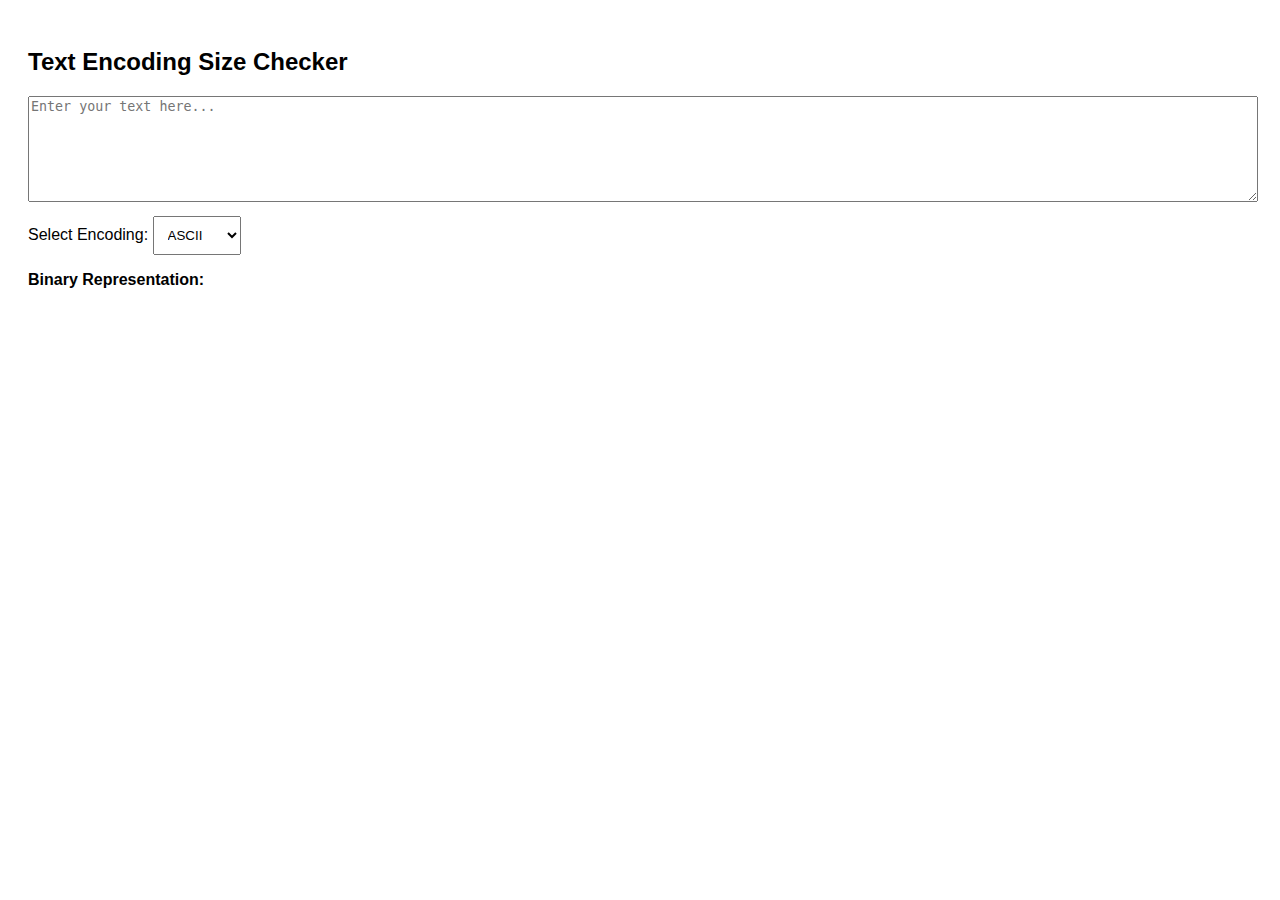
<file: encoding.html>
<!DOCTYPE html>
<html lang="en">
<head>
    <meta charset="UTF-8">
    <meta name="viewport" content="width=device-width, initial-scale=1.0">
    <title>Text Encoding Size Checker</title>
    <style>
        body { font-family: Arial, sans-serif; padding: 20px; }
        textarea { width: 100%; height: 100px; margin-bottom: 10px; }
        select { padding: 10px; margin-right: 10px; }
        #output { margin-top: 10px; font-weight: bold; }
        #binaryOutput { font-family: monospace; word-wrap: break-word; white-space: pre-wrap; margin-top: 10px; }
    </style>
</head>
<body>
    <h2>Text Encoding Size Checker</h2>
    <textarea id="textInput" placeholder="Enter your text here..."></textarea>
    <br>
    <label for="encoding">Select Encoding:</label>
    <select id="encoding">
        <option value="ascii">ASCII</option>
        <option value="utf-8">UTF-8</option>
        <option value="utf-16">UTF-16</option>
        <option value="utf-32">UTF-32</option>
    </select>
    <p id="output"></p>
    <p><strong>Binary Representation:</strong></p>
    <p id="binaryOutput"></p>

    <script>
        function calculateSize() {
            let text = document.getElementById("textInput").value;
            let encoding = document.getElementById("encoding").value;
            let encoder = new TextEncoder(encoding);
            let encodedData;
            
            if (encoding === "ascii") {
                encodedData = new Uint8Array([...text].map(c => c.charCodeAt(0) < 128 ? c.charCodeAt(0) : 63)); // ASCII only, non-ASCII chars = '?'
            } else if (encoding === "utf-16") {
                let utf16 = new Uint16Array([...text].map(c => c.charCodeAt(0)));
                encodedData = new Uint8Array(utf16.buffer);
            } else if (encoding === "utf-32") {
                let utf32 = new Uint32Array([...text].map(c => c.codePointAt(0)));
                encodedData = new Uint8Array(utf32.buffer);
            } else {
                encodedData = encoder.encode(text);
            }
            
            document.getElementById("output").innerText = `Encoded Size: ${encodedData.length} bytes`;
            document.getElementById("binaryOutput").innerText = Array.from(encodedData).map(byte => byte.toString(2).padStart(8, '0')).join(' ');
        }

        document.getElementById("textInput").addEventListener("input", calculateSize);
        document.getElementById("encoding").addEventListener("change", calculateSize);
    </script>
</body>
</html>
</file>
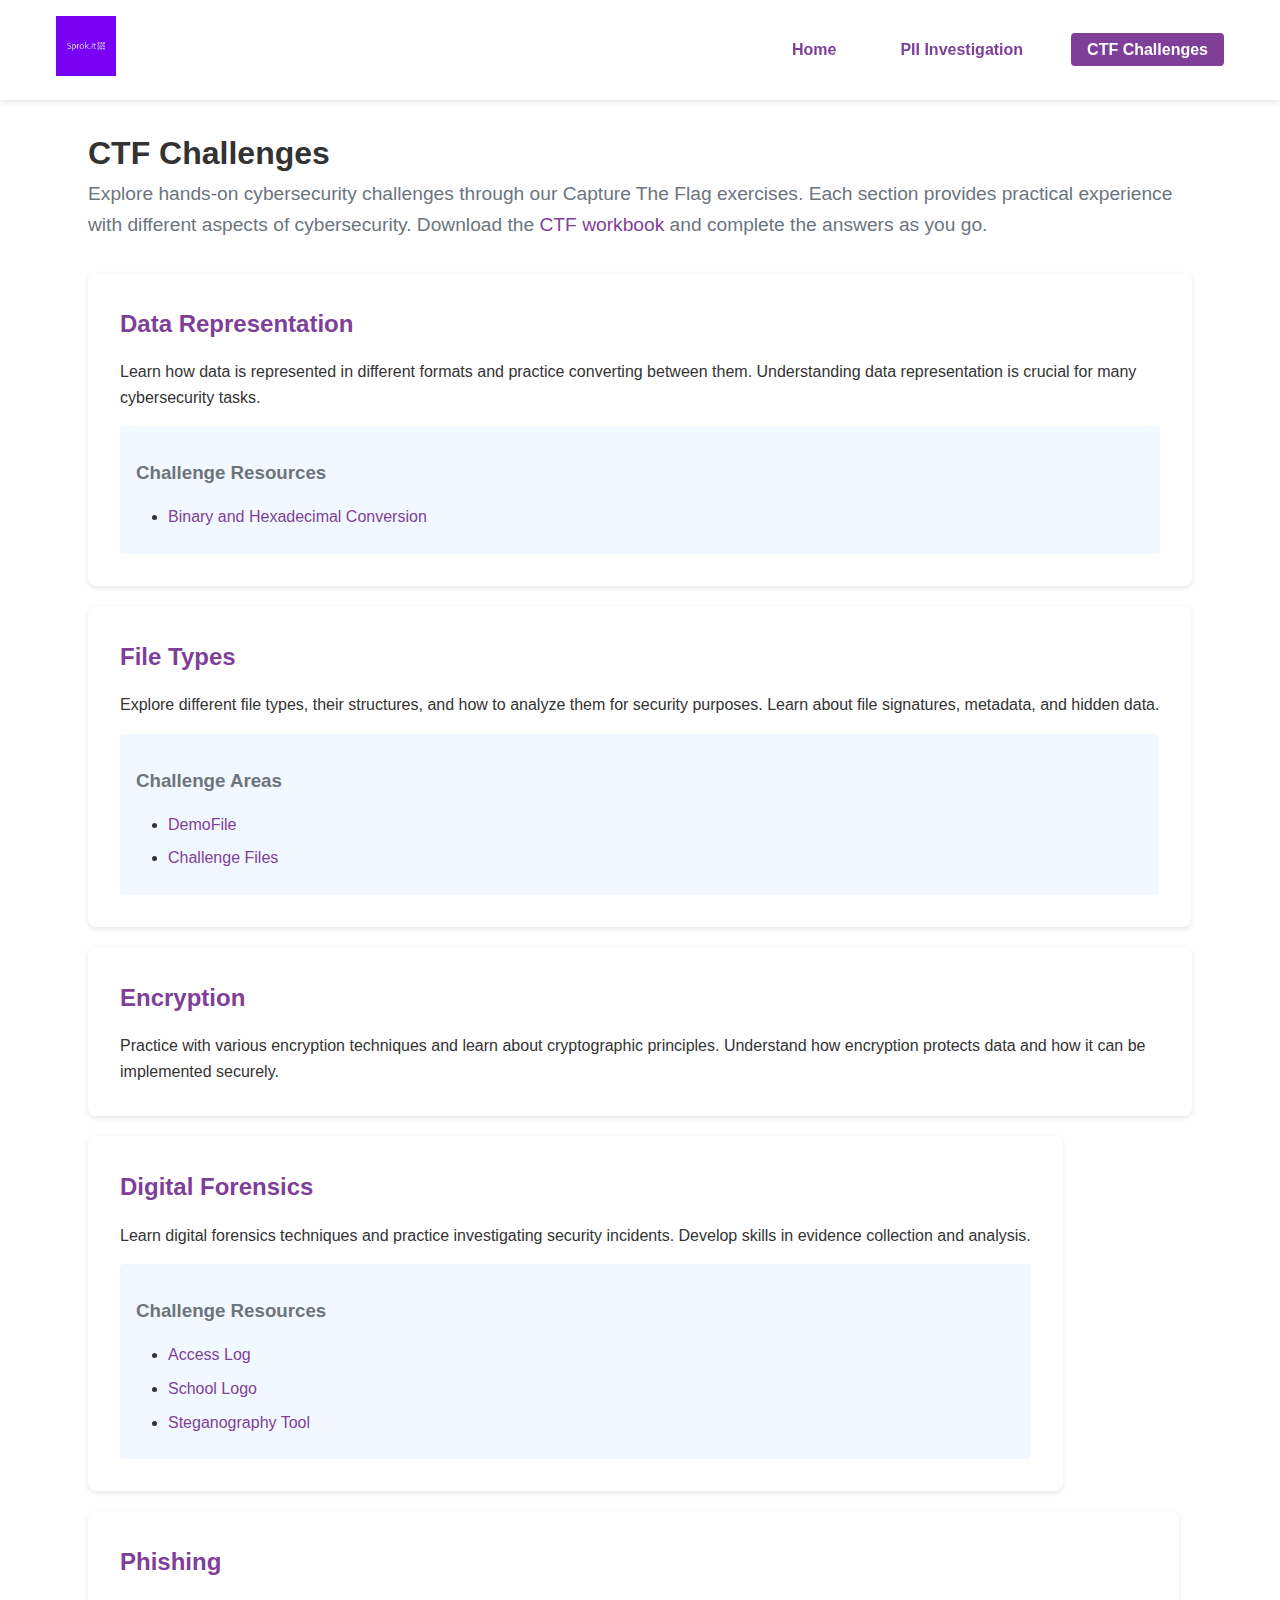
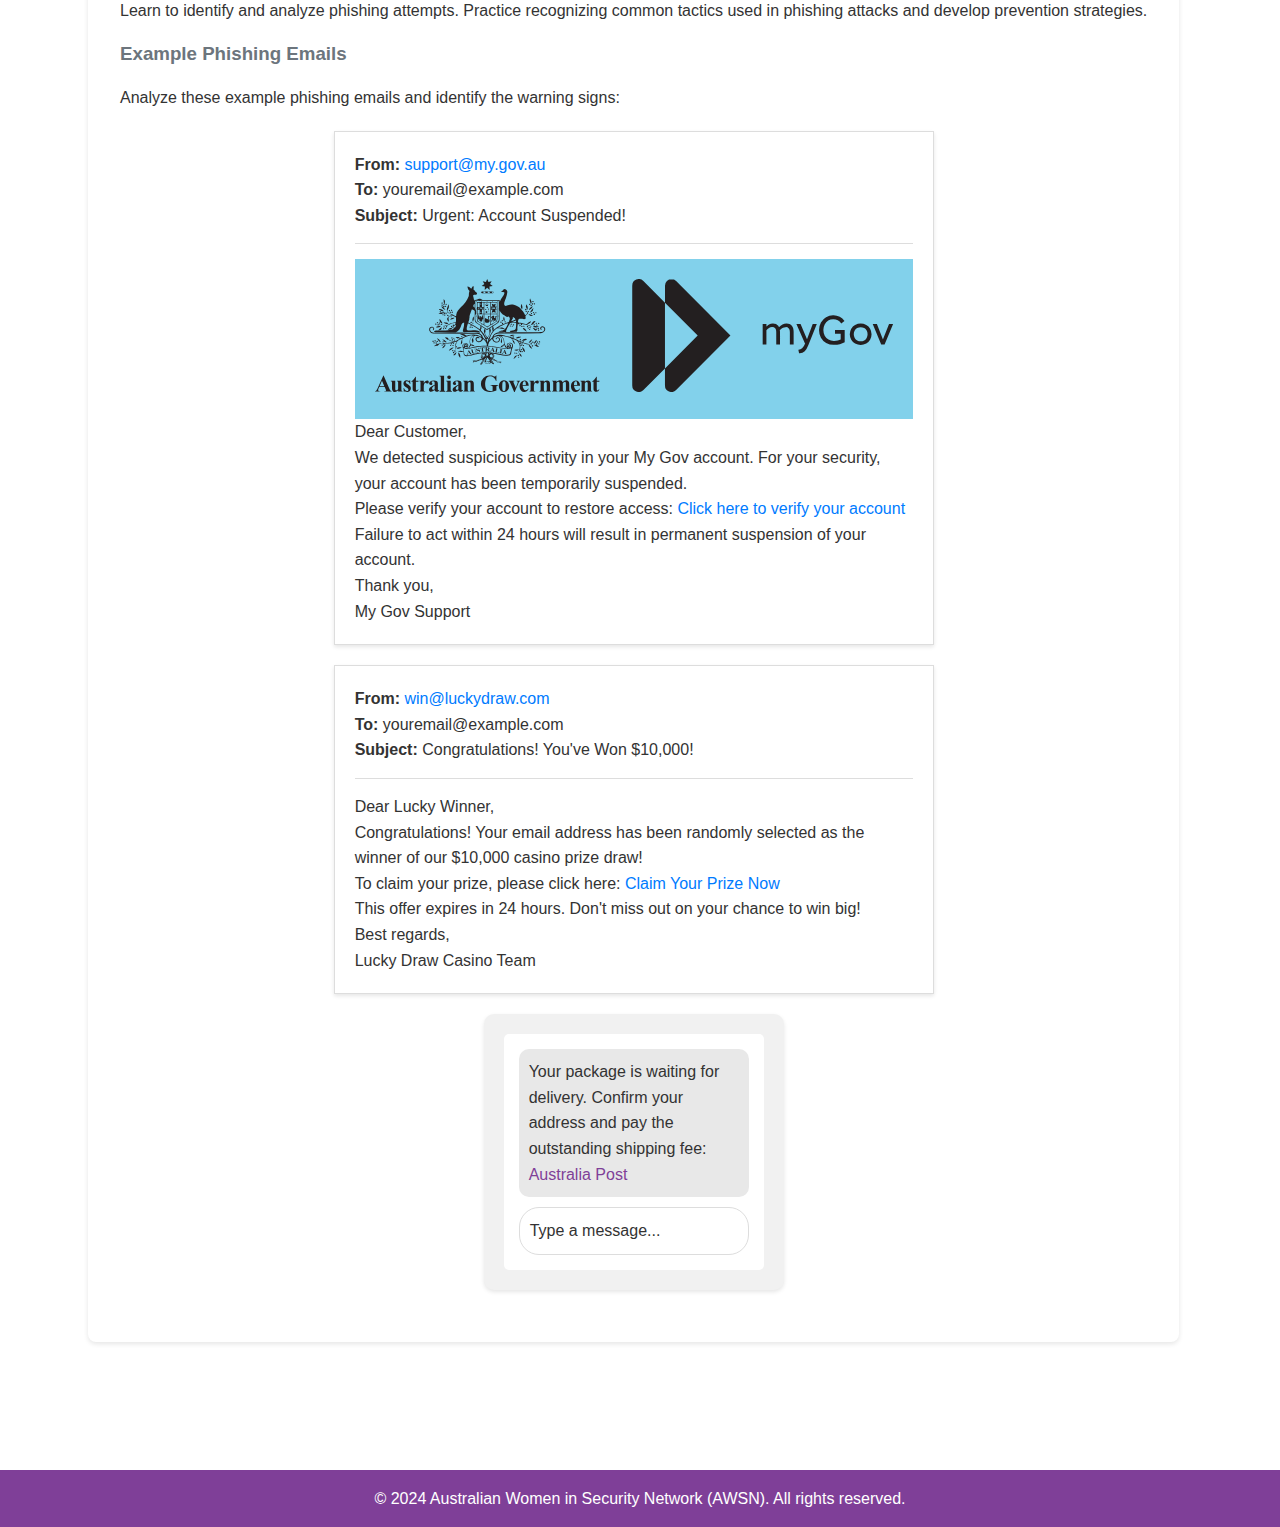
<file: ctf/ctf.html>
<!DOCTYPE html>
<html lang="en">
<head>
    <meta charset="UTF-8">
    <meta name="viewport" content="width=device-width, initial-scale=1.0">
    <title>CTF Challenges</title>
    <link rel="stylesheet" href="styles.css">
</head>
<body>
    <header>
        <nav>
            <div class="logo">
                <a href="index.html">
                    <img src="assets/logo-color.png" alt="AWSN Logo">
                </a>
            </div>
            <ul class="nav-links">
                <li><a href="index.html">Home</a></li>
                <li><a href="pii.html">PII Investigation</a></li>
                <li><a href="ctf.html" class="active">CTF Challenges</a></li>
            </ul>
        </nav>
    </header>

    <main>
        <section class="module-content">
            <h1>CTF Challenges</h1>
            <p class="module-description">
                Explore hands-on cybersecurity challenges through our Capture The Flag exercises. Each section provides 
                practical experience with different aspects of cybersecurity. Download the <a href="assets/Session3_CTF_workbook.docx">CTF workbook</a> and complete the answers as you go.
            </p>

            <div class="content-sections">
                <section id="data" class="content-section">
                    <h2>Data Representation</h2>
                    <div class="section-content">
                        <p>
                            Learn how data is represented in different formats and practice converting between them.
                            Understanding data representation is crucial for many cybersecurity tasks.
                        </p>
                        <div class="challenge-content">
                            <h3>Challenge Resources</h3>
                            <ul>
                                <li><a href="assets/Decimal-Binary-Hex-Conversion.xlsx">Binary and Hexadecimal Conversion</a></li>
                            </ul>
                        </div>
                    </div>
                </section>

                <section id="files" class="content-section">
                    <h2>File Types</h2>
                    <div class="section-content">
                        <p>
                            Explore different file types, their structures, and how to analyze them for security purposes.
                            Learn about file signatures, metadata, and hidden data.
                        </p>
                        <div class="challenge-content">
                            <h3>Challenge Areas</h3>
                            <ul>
                                <li><a href="assets/demofile.txt">DemoFile</a></li>
                                <li><a href="assets/filetypeschallenge.zip">Challenge Files</a></li>
                            </ul>
                        </div>
                    </div>
                </section>

                <section id="encryption" class="content-section">
                    <h2>Encryption</h2>
                    <div class="section-content">
                        <p>
                            Practice with various encryption techniques and learn about cryptographic principles.
                            Understand how encryption protects data and how it can be implemented securely.
                        </p>
                    </div>
                </section>

                <section id="forensics" class="content-section">
                    <h2>Digital Forensics</h2>
                    <div class="section-content">
                        <p>
                            Learn digital forensics techniques and practice investigating security incidents.
                            Develop skills in evidence collection and analysis.
                        </p>
                        <div class="challenge-content">
                            <h3>Challenge Resources</h3>
                            <ul>
                                <li><a href="assets/digitalforensics/reciperoom_accesslog_20250108.xlsx">Access Log</a></li>
                                <li><a href="assets/digitalforensics/school_logo_logo.jpg">School Logo</a></li>
                                <li><a href= "steganography.html">Steganography Tool</a></li>
                            </ul>
                        </div>
                    </div>
                </section>

                <section id="phishing" class="content-section">
                    <h2>Phishing</h2>
                    <div class="section-content">
                        <p>
                            Learn to identify and analyze phishing attempts. Practice recognizing common tactics
                            used in phishing attacks and develop prevention strategies.
                        </p>
                        
                        <h3>Example Phishing Emails</h3>
                        <p>Analyze these example phishing emails and identify the warning signs:</p>
                        
                        <div class="email-container">
                            <p><strong>From:</strong> <a href="mailto: support@my-govau.com">support@my.gov.au</a></p>
                            <p><strong>To:</strong> youremail@example.com</p>
                            <p><strong>Subject:</strong> Urgent: Account Suspended!</p>
                            <hr>
                            <div class="img-container"><img src="images/phishing/mygov-logo.svg" alt="My Gov Logo"></div>
                            <p>Dear Customer,</p>
                            <p>We detected suspicious activity in your My Gov account. For your security, your account has been temporarily suspended.</p>
                            <p>Please verify your account to restore access: <a href="http://my-govau.com">Click here to verify your account</a></p>
                            <p>Failure to act within 24 hours will result in permanent suspension of your account.</p>
                            <p>Thank you,<br>My Gov Support</p>
                        </div>

                        <div class="email-container">
                            <p><strong>From:</strong> <a href="mailto: win@luckydraw-casino8977878.com">win@luckydraw.com</a></p>
                            <p><strong>To:</strong> youremail@example.com</p>
                            <p><strong>Subject:</strong> Congratulations! You've Won $10,000!</p>
                            <hr>
                            <p>Dear Lucky Winner,</p>
                            <p>Congratulations! Your email address has been randomly selected as the winner of our $10,000 casino prize draw!</p>
                            <p>To claim your prize, please click here: <a href="http://luckydraw-casino8977878.com">Claim Your Prize Now</a></p>
                            <p>This offer expires in 24 hours. Don't miss out on your chance to win big!</p>
                            <p>Best regards,<br>Lucky Draw Casino Team</p>
                        </div>

                        <div class="phone">
                            <div class="screen">
                                <div class="message-received">
                                    Your package is waiting for delivery. Confirm your address and pay the outstanding shipping fee: <a href="http://austraylipost.com">Australia Post</a>
                                </div>
                                <div class="input-bar">
                                    Type a message...
                                </div>
                            </div>
                        </div>
                    </div>
                </section>
            </div>
        </section>
    </main>

    <footer>
        <p>&copy; 2024 Australian Women in Security Network (AWSN). All rights reserved.</p>
    </footer>
</body>
</html>
</file>
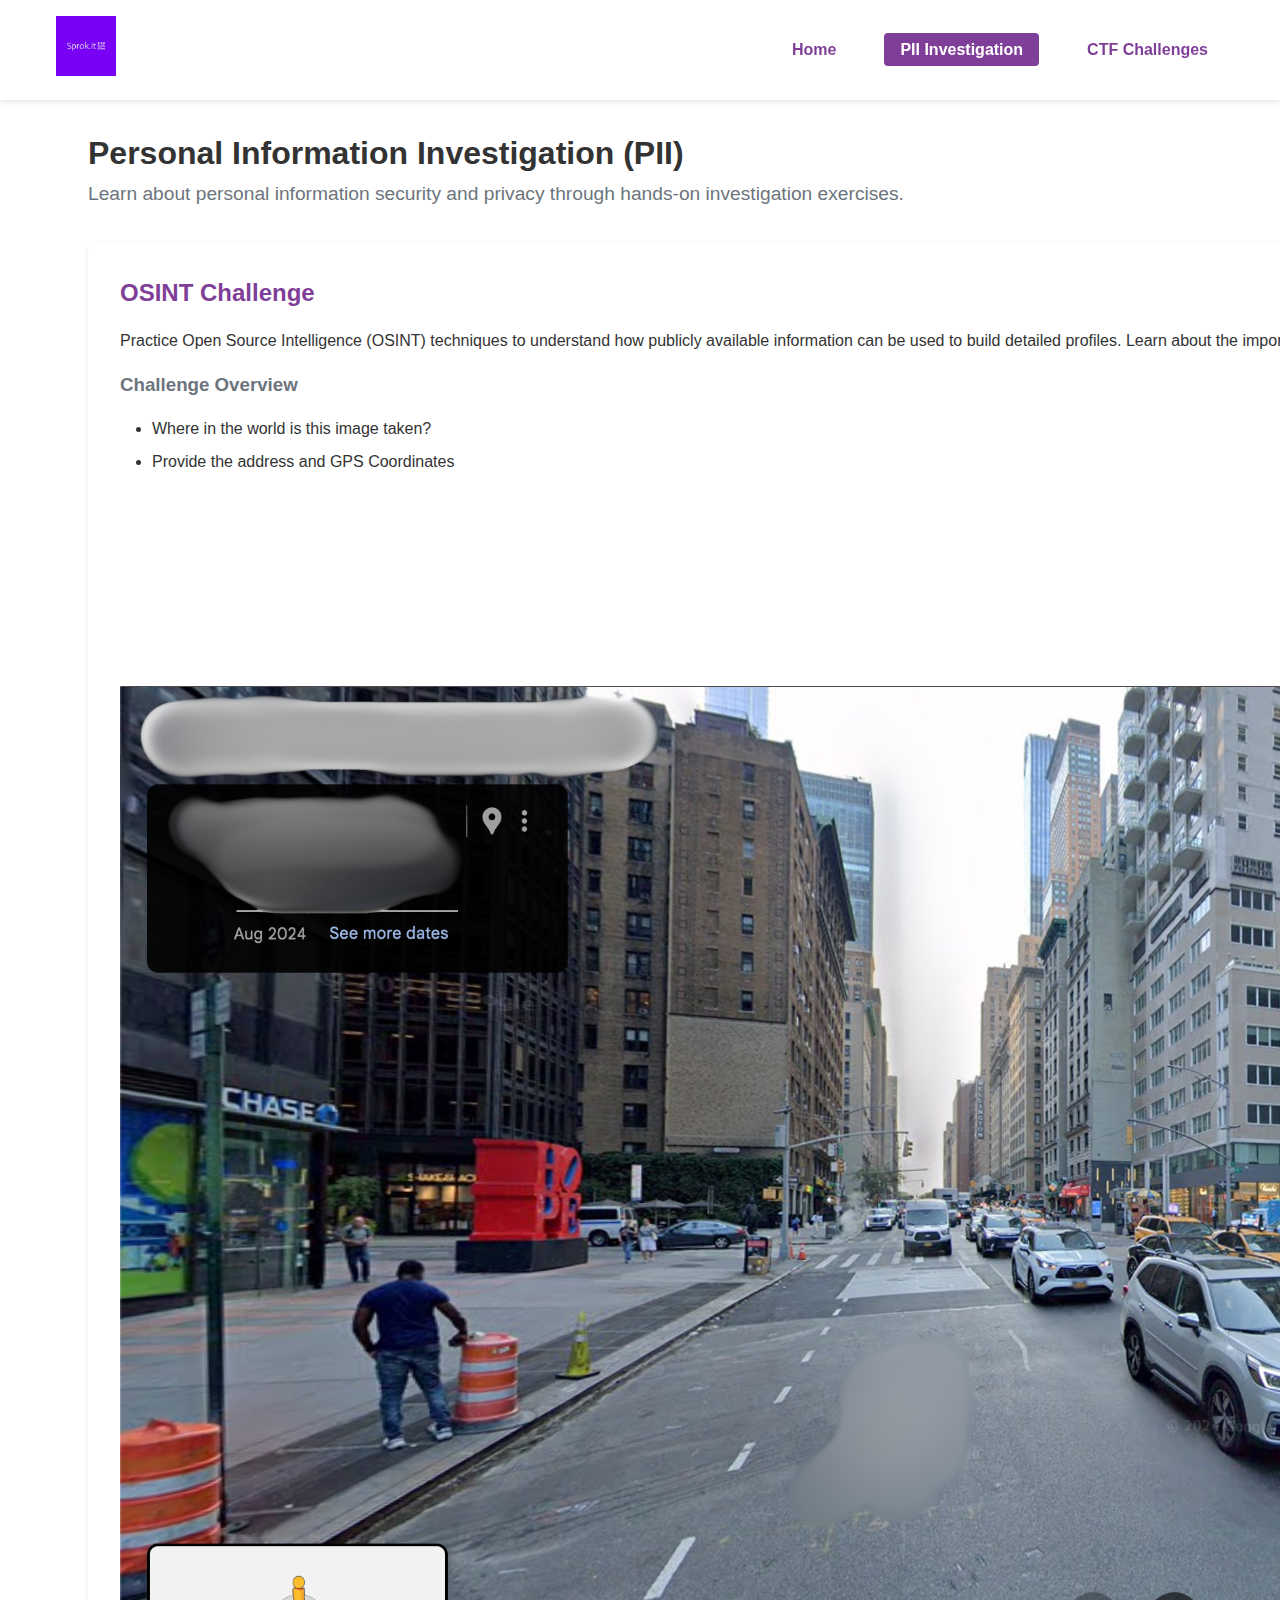
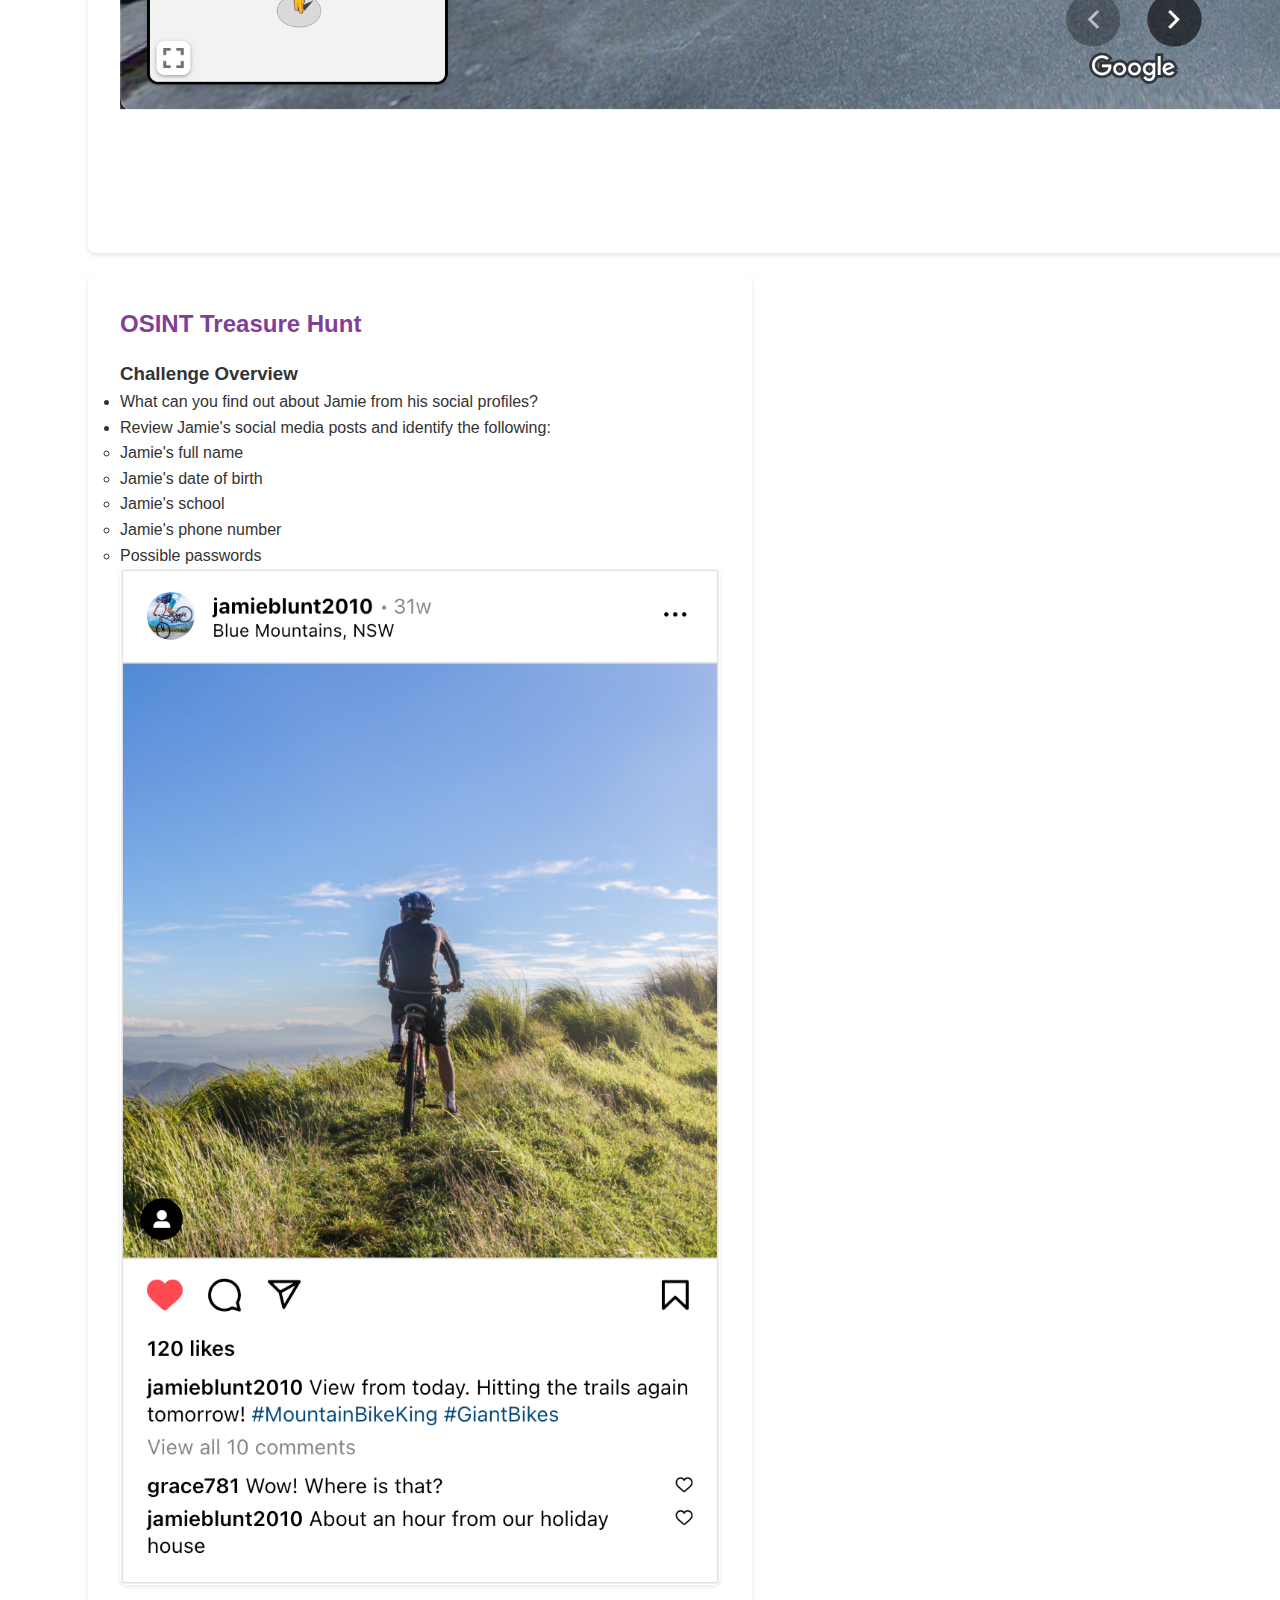
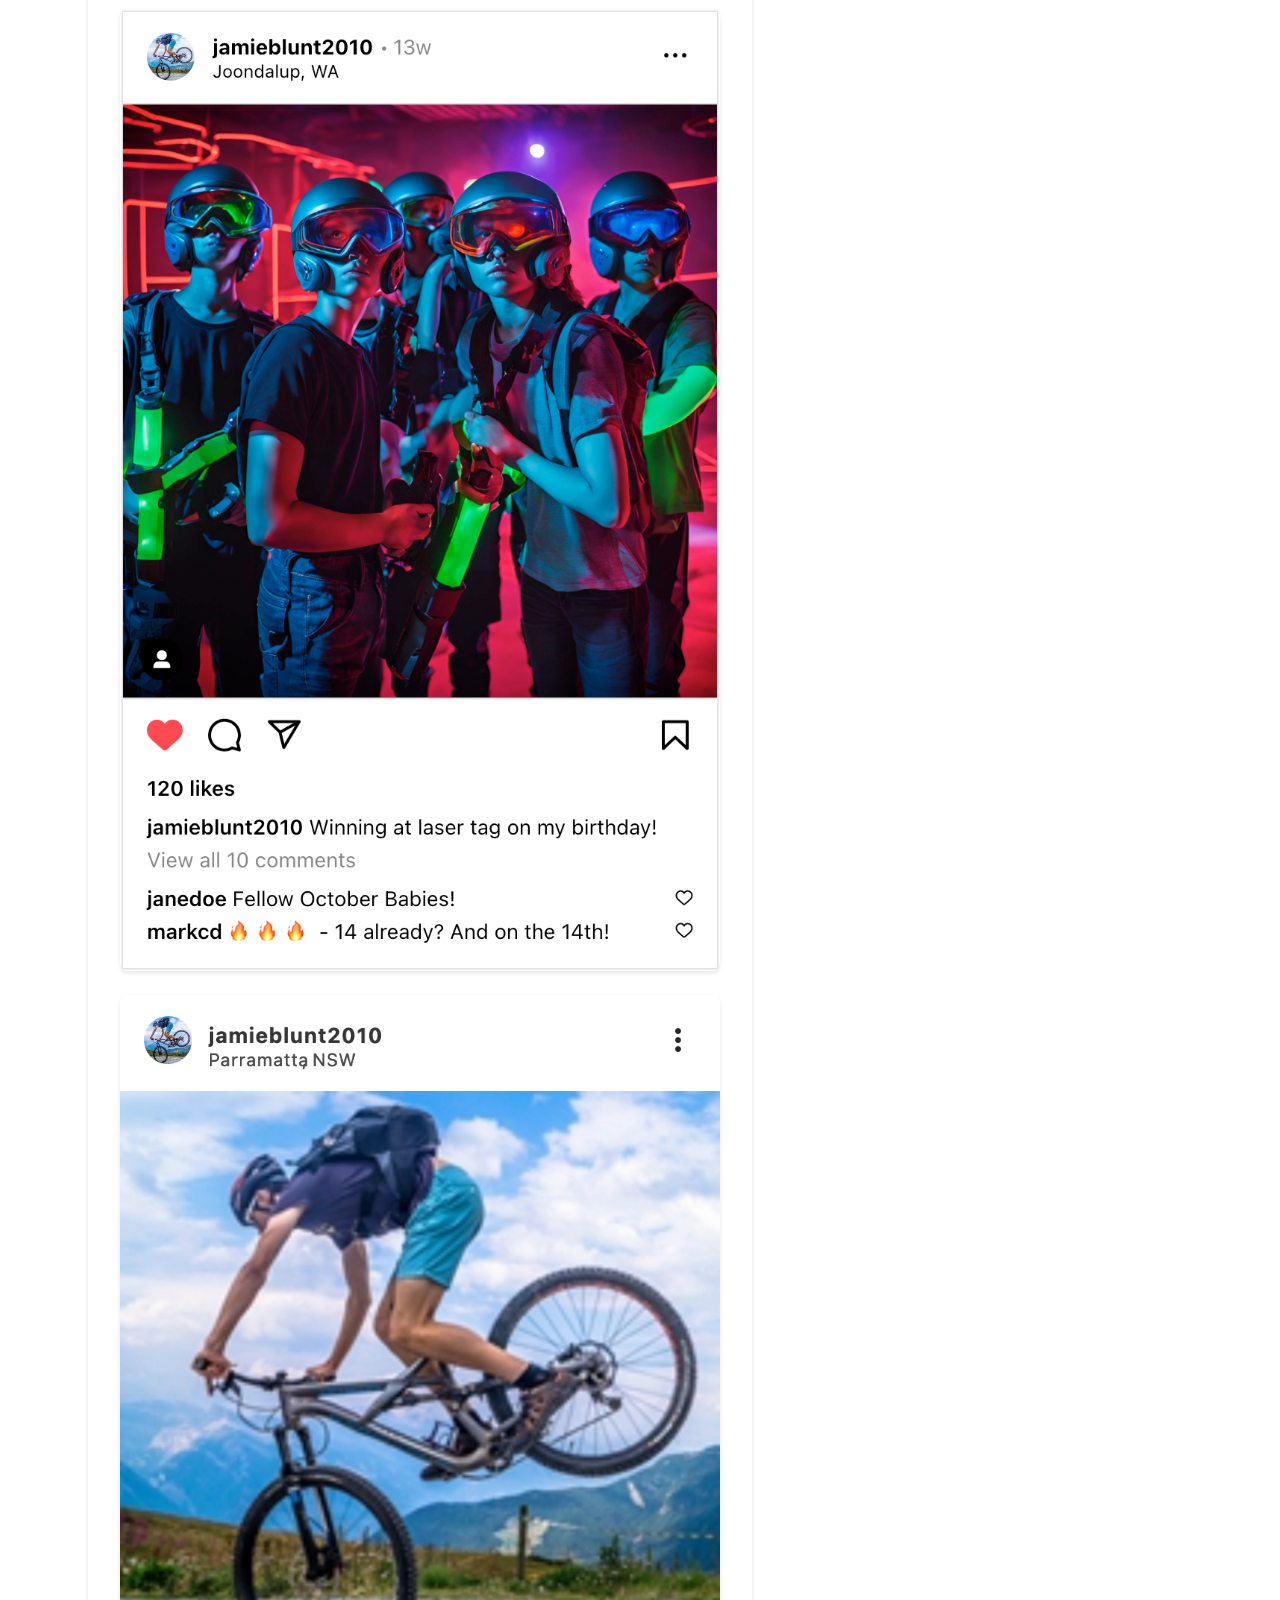
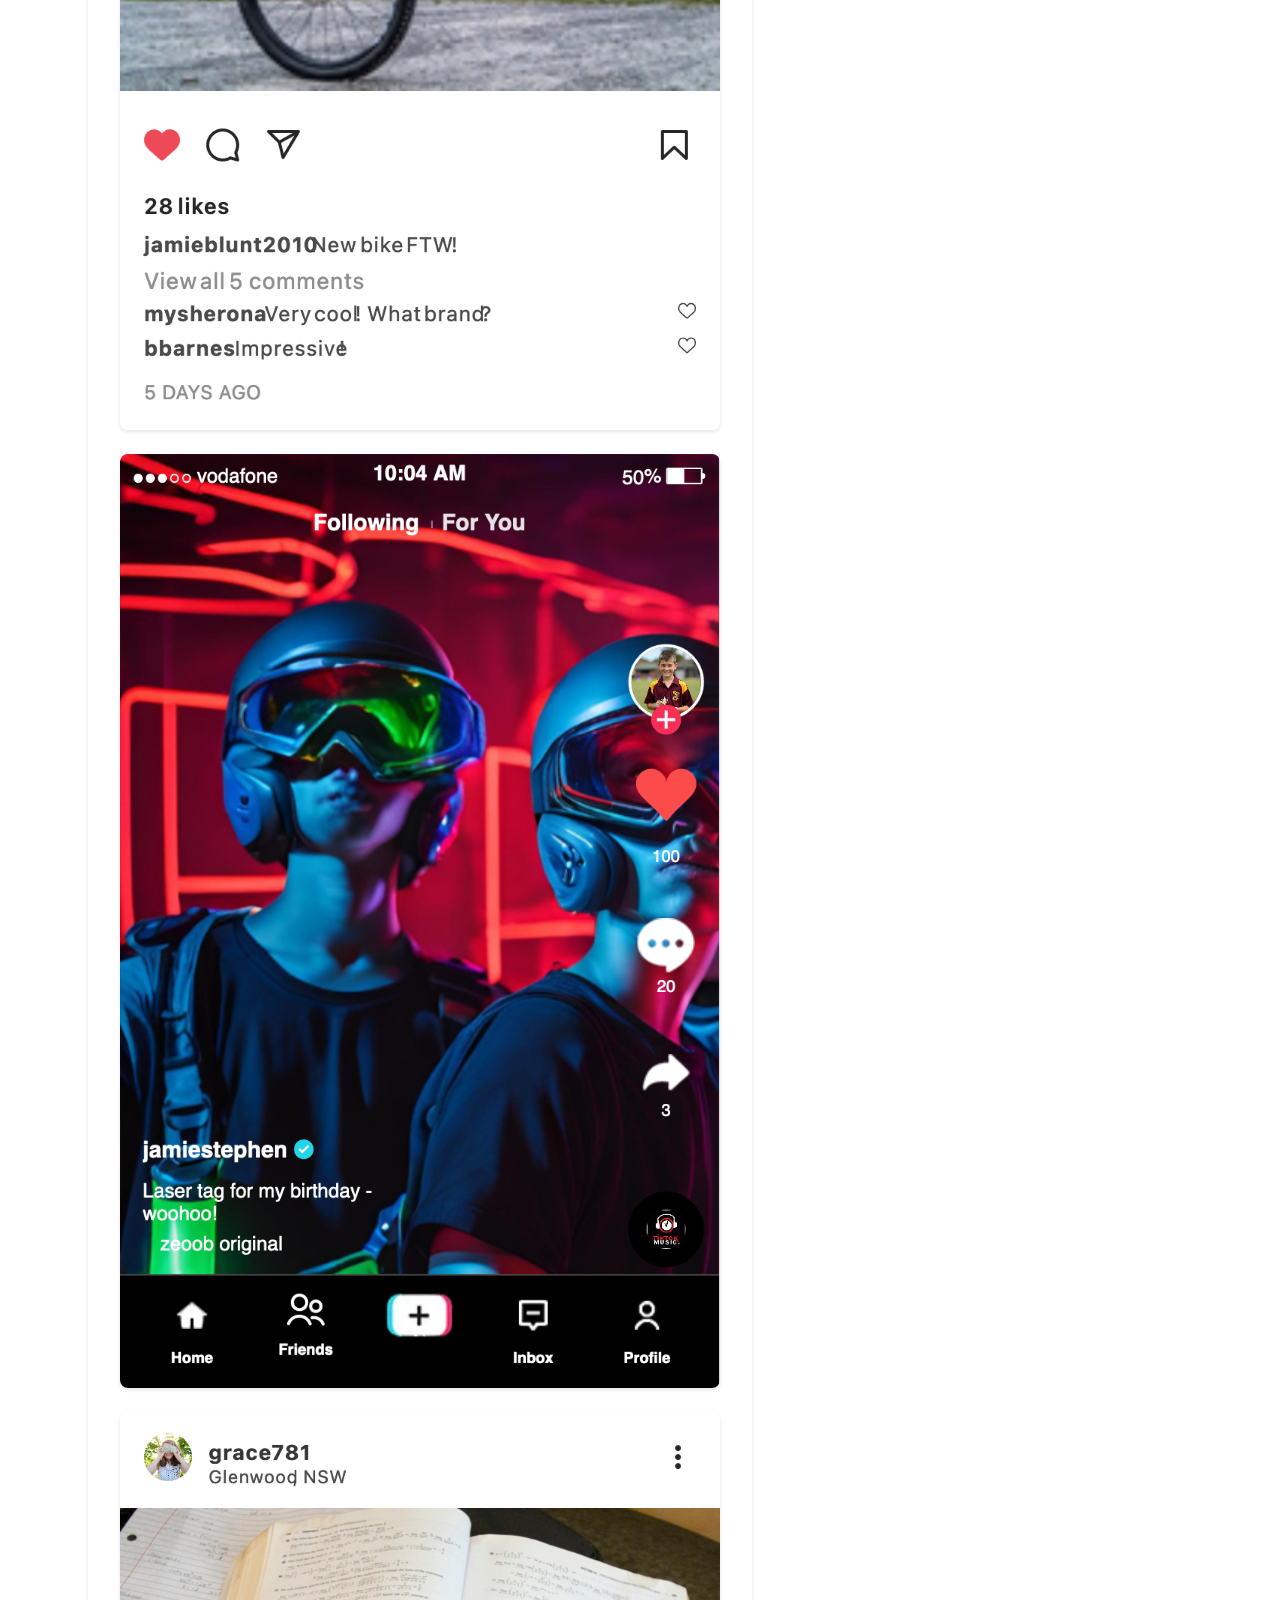
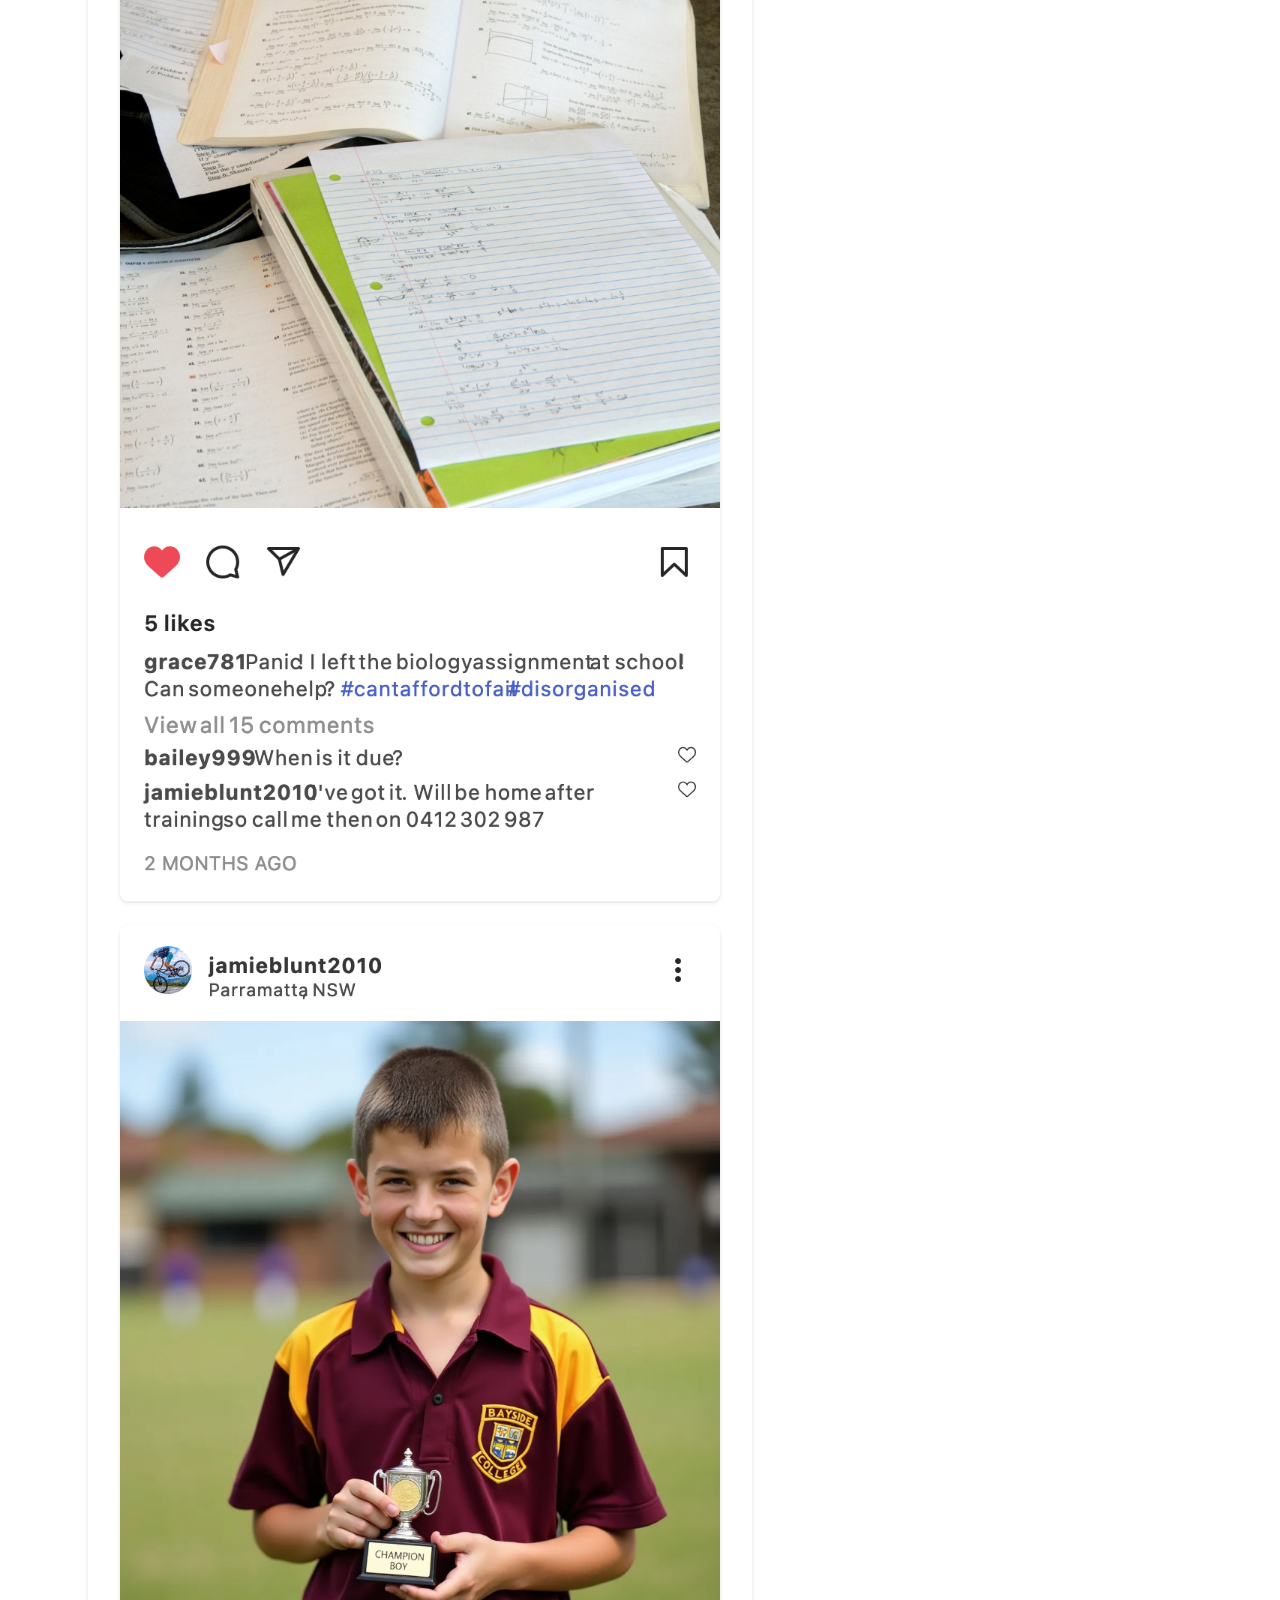
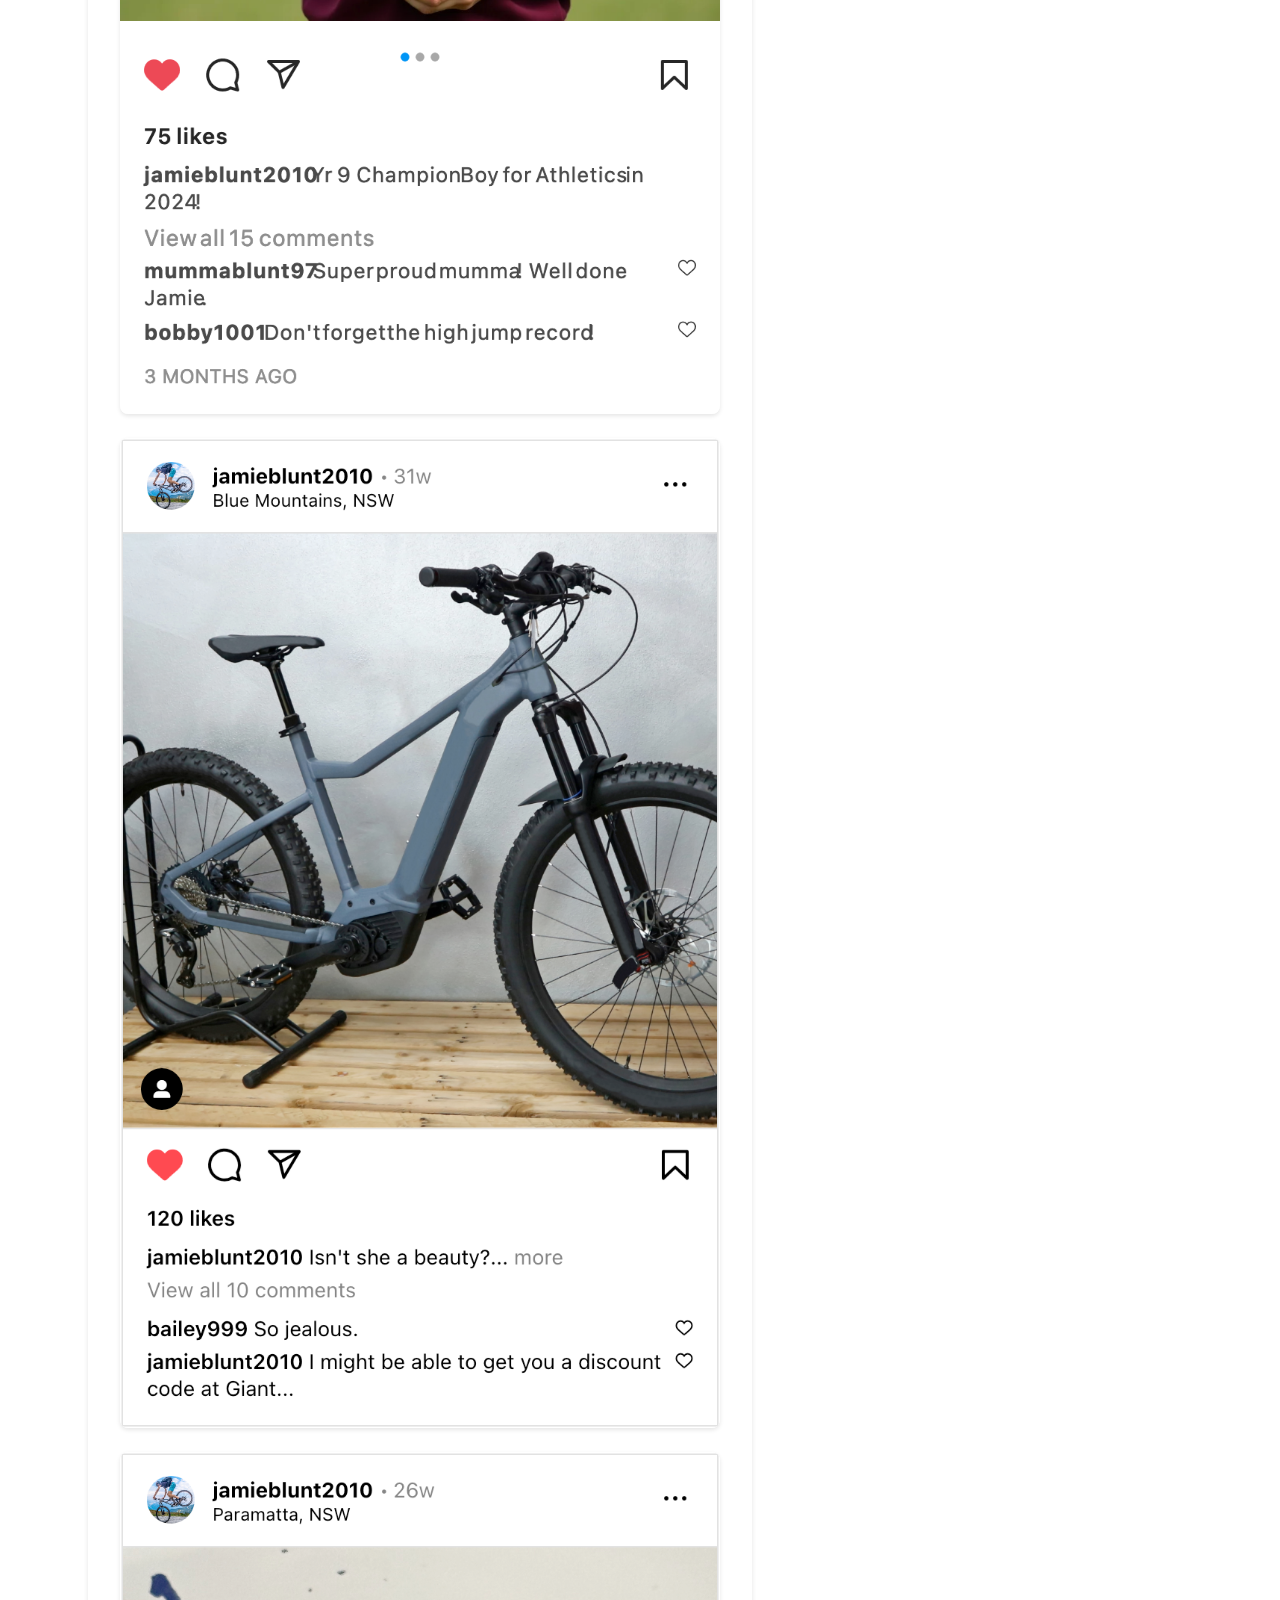
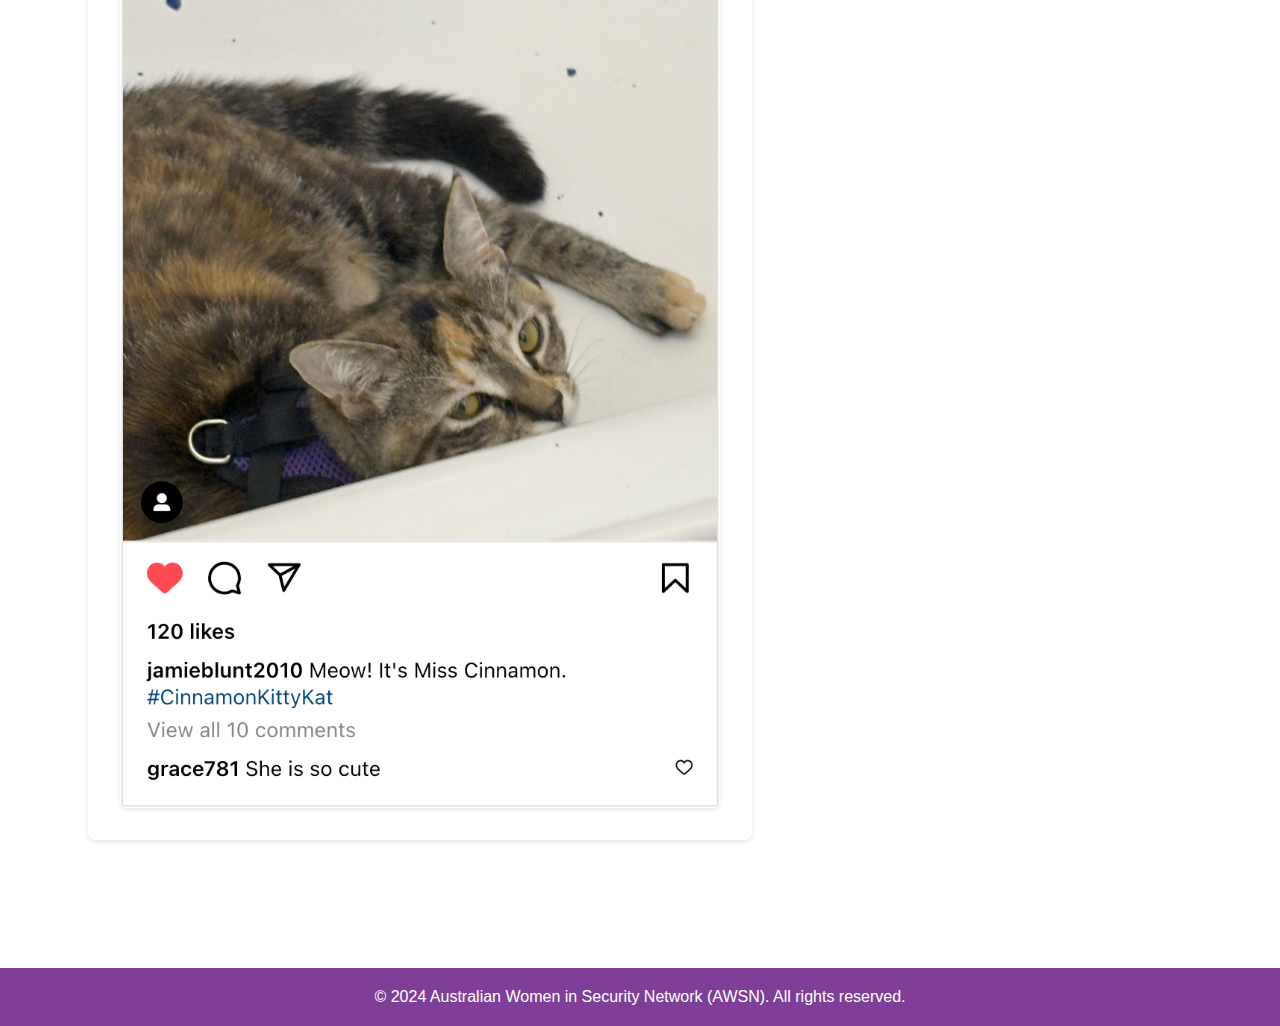
<file: ctf/pii.html>
<!DOCTYPE html>
<html lang="en">
<head>
    <meta charset="UTF-8">
    <meta name="viewport" content="width=device-width, initial-scale=1.0">
    <title>PII Investigation</title>
    <link rel="stylesheet" href="styles.css">
    <style>
        /* Social Feed Styles */
        .social-feed {
            display: flex;
            flex-direction: column;
            gap: 1.5rem;
            max-width: 600px;
            margin: 0 auto;
        }

        .social-post {
            background: white;
            border-radius: 8px;
            box-shadow: 0 2px 4px rgba(0,0,0,0.1);
            overflow: hidden;
        }

        .social-post img {
            width: 100%;
            height: auto;
            display: block;
        }
    </style>
</head>
<body>
    <header>
        <nav>
            <div class="logo">
                <a href="index.html">
                    <img src="assets/logo-color.png" alt="AWSN Logo">
                </a>
            </div>
            <ul class="nav-links">
                <li><a href="index.html">Home</a></li>
                <li><a href="pii.html" class="active">PII Investigation</a></li>
                <li><a href="ctf.html">CTF Challenges</a></li>
            </ul>
        </nav>
    </header>

    <main>
        <section class="module-content">
            <h1>Personal Information Investigation (PII)</h1>
            <p class="module-description">
                Learn about personal information security and privacy through hands-on investigation exercises.
            </p>

            <div class="content-sections">

                <section id="osint" class="content-section">
                    <h2>OSINT Challenge</h2>
                    <div class="section-content">
                        <p>
                            Practice Open Source Intelligence (OSINT) techniques to understand how publicly available 
                            information can be used to build detailed profiles. Learn about the importance of managing 
                            your digital presence and protecting sensitive information.
                        </p>
                        <div class="challenge-steps">
                            <h3>Challenge Overview</h3>
                            <ul>
                                <li>Where in the world is this image taken?</li>
                                <li>Provide the address and GPS Coordinates</li>
                            </ul>
                            <img src="images/osintchallenge.png" alt="Image of a Sheraton Hotel with a US flag and French flag out the front. There are yellow taxis among the vehicles in the traffic.">
                        </div>
                    </div>
                </section>

                <section id="osint-treasure-hunt" class="content-section">
                    <h2>OSINT Treasure Hunt</h2>
                    <div class="challenge-steps">
                        <h3>Challenge Overview</h3>
                        <ul>
                            <li>What can you find out about Jamie from his social profiles?</li>
                            <li>Review Jamie's social media posts and identify the following:</li>
                            <ul>
                                <li>Jamie's full name</li>
                                <li>Jamie's date of birth</li>
                                <li>Jamie's school</li>
                                <li>Jamie's phone number</li>
                                <li>Possible passwords</li>
                            </ul>
                        </ul>
                    </div>
                    <div class="social-feed">
                        <div class="social-post">
                            <img src="images/socialposts/image1.png" alt="Social media post 1">
                        </div>
                        <div class="social-post">
                            <img src="images/socialposts/image2.png" alt="Social media post 2">
                        </div>
                        <div class="social-post">
                            <img src="images/socialposts/image3.png" alt="Social media post 3">
                        </div>
                        <div class="social-post">
                            <img src="images/socialposts/image4.png" alt="Social media post 4">
                        </div>
                        <div class="social-post">
                            <img src="images/socialposts/image5.png" alt="Social media post 5">
                        </div>
                        <div class="social-post">
                            <img src="images/socialposts/image6.png" alt="Social media post 6">
                        </div>
                        <div class="social-post">
                            <img src="images/socialposts/image7.png" alt="Social media post 7">
                        </div>
                        <div class="social-post">
                            <img src="images/socialposts/image8.png" alt="Social media post 8">
                        </div>
                    </div>
                </section>
            </div>
        </section>
    </main>

    <footer>
        <p>&copy; 2024 Australian Women in Security Network (AWSN). All rights reserved.</p>
    </footer>
</body>
</html>
</file>
<file: ctf/styles.css>
:root {
    --primary-color: #7F3F98;
    --secondary-color: #6c757d;
    --background-color: #ffffff;
    --text-color: #333333;
}

* {
    margin: 0;
    padding: 0;
    box-sizing: border-box;
}

body {
    font-family: Arial, sans-serif;
    line-height: 1.6;
    color: var(--text-color);
    background-color: var(--background-color);
}

header {
    background-color: var(--background-color);
    box-shadow: 0 2px 5px rgba(0,0,0,0.1);
    position: fixed;
    width: 100%;
    top: 0;
    z-index: 1000;
}

nav {
    max-width: 1200px;
    margin: 0 auto;
    padding: 1rem;
    display: flex;
    justify-content: space-between;
    align-items: center;
}

a {
    color: var(--primary-color);
    text-decoration: none;
}

a:hover {
    color: var(--secondary-color);
    text-decoration: underline;
}

.logo {
    display: flex;
    align-items: center;
}

.logo img {
    height: 60px;
    width: auto;
    object-fit: contain;
}

.nav-links {
    display: flex;
    list-style: none;
}

.nav-links li {
    margin-left: 2rem;
}

.nav-links a {
    text-decoration: none;
    color: var(--primary-color);
    font-weight: bold;
    transition: color 0.3s ease;
    padding: 0.5rem 1rem;
    border-radius: 4px;
}

.nav-links a:hover,
.nav-links a.active {
    color: var(--background-color);
    background-color: var(--primary-color);
}

main {
    max-width: 1200px;
    margin: 0 auto;
    padding: 6rem 1rem 2rem;
    min-height: calc(100vh - 60px);
}

.hero {
    text-align: center;
    padding: 3rem 0;
}

.hero h1 {
    font-size: 2.5rem;
    color: var(--primary-color);
    margin-bottom: 1rem;
}

.hero p {
    font-size: 1.2rem;
    color: var(--secondary-color);
}

.modules {
    display: grid;
    grid-template-columns: repeat(2, 1fr);
    gap: 2rem;
    padding: 2rem 0;
    margin-bottom: 4rem;
}

.module-card {
    background-color: var(--background-color);
    border-radius: 8px;
    padding: 2rem;
    box-shadow: 0 2px 5px rgba(0,0,0,0.1);
    transition: transform 0.3s ease, box-shadow 0.3s ease;
    /*cursor: pointer;*/
    border: 1px solid rgba(0,0,0,0.1);
}

.module-card:hover {
    transform: translateY(-5px);
    box-shadow: 0 5px 15px rgba(0,0,0,0.1);
}

.module-card h2 {
    color: var(--primary-color);
    margin-bottom: 1rem;
    font-size: 1.5rem;
}

.module-card ul {
    list-style: none;
    margin-top: 1rem;
}

.module-card ul li {
    margin: 0.5rem 0;
    padding: 0.5rem 0;
    border-bottom: 1px solid rgba(0,0,0,0.05);
}

.module-card ul li:last-child {
    border-bottom: none;
}

.module-card ul li a {
    text-decoration: none;
    color: var(--primary-color);
    transition: color 0.3s ease;
    display: block;
}

.module-card ul li a:hover {
    color: var(--primary-color);
    text-decoration: underline;
}

footer {
    background-color: var(--primary-color);
    color: var(--background-color);
    text-align: center;
    padding: 1rem;
    width: 100%;
    margin-top: 2rem;
}

.module-content {
    background-color: var(--background-color);
    border-radius: 8px;
    padding: 2rem;
    margin-bottom: 2rem;
}

.content-sections {
    display: grid;
    gap: 2rem;
}

.module-description {
    font-size: 1.2rem;
    color: var(--secondary-color);
    margin-bottom: 2rem;
}

.content-section {
    background-color: var(--background-color);
    border-radius: 8px;
    padding: 2rem;
    box-shadow: 0 2px 5px rgba(0,0,0,0.1);
}

.content-section h2 {
    color: var(--primary-color);
    margin-bottom: 1rem;
}

.section-content {
    margin-top: 1rem;
}

.section-content h3 {
    color: var(--secondary-color);
    margin: 1rem 0;
}

.section-content ul {
    list-style: disc;
    margin-left: 2rem;
}

.section-content ul li {
    margin: 0.5rem 0;
}

.challenge-content {
    background-color: rgba(0,123,255,0.05);
    padding: 1rem;
    border-radius: 4px;
    margin-top: 1rem;
}

@media (max-width: 1024px) {
    .modules {
        grid-template-columns: 1fr;
    }
}

/* Email Styles */
.email-container {
    max-width: 600px;
    margin: 20px auto;
    background: #fff;
    padding: 20px;
    border: 1px solid #ddd;
    box-shadow: 0 2px 4px rgba(0, 0, 0, 0.1);
}

.email-container a {
    color: #007bff;
    text-decoration: none;
}

.email-container img {
    max-width: 100%;
    padding: 10px;
}

.img-container {
    width: 100%;
    background-color: #82D1EB;
    padding: 10px;
    text-align: center;
}

.email-container hr {
    margin: 15px 0;
    border: none;
    border-top: 1px solid #ddd;
}

/* Phone Message Styles */
.phone {
    width: 300px;
    margin: 20px auto;
    background: #f1f1f1;
    padding: 20px;
    border-radius: 10px;
    box-shadow: 0 2px 4px rgba(0, 0, 0, 0.1);
}

.screen {
    background: #fff;
    padding: 15px;
    border-radius: 5px;
}

.message-received {
    background: #e8e8e8;
    padding: 10px;
    border-radius: 10px;
    margin-bottom: 10px;
}

.input-bar {
    background: #fff;
    padding: 10px;
    border-radius: 20px;
    margin-top: 10px;
    border: 1px solid #ddd;
}
/* Responsive Styling for Options and Image Layout */
.content-sections {
    display: flex;
    flex-wrap: wrap; /* Allow wrapping for small screens */
    justify-content: space-between;
    align-items: flex-start; /* Align items at the top */
    gap: 20px; /* Spacing between sections */
}

.options {
    flex: 1; /* Let options take up available space */
    min-width: 250px; /* Ensure a minimum width */
}

.image-container {
    flex: 1; /* Let the image take up available space */
    max-width: 800px; /* Increased max-width for better visibility */
    margin: 20px auto;
    position: relative;
}

.image-container img, .image-container canvas {
    max-width: 100%; /* Ensure image or canvas doesn't overflow */
    height: auto; /* Maintain aspect ratio */
    display: block; /* Remove any inline spacing */
    margin: 0 auto;
}

/* Steganography specific styles */
.options {
    background: #f5f5f5;
    padding: 20px;
    border-radius: 8px;
    margin-bottom: 20px;
}

.channels, .bits {
    margin-bottom: 15px;
}

.channels label, .bits label {
    display: inline-block;
    margin: 5px 10px;
    cursor: pointer;
}

.channels input[type="radio"],
.bits input[type="checkbox"] {
    margin-right: 5px;
}

#imageCanvas {
    border: 1px solid #ddd;
    background: #fff;
}
@media (max-width: 768px) {
    .nav-links {
        display: none;
    }
    
    .hero h1 {
        font-size: 2rem;
    }

    main {
        padding: 5rem 1rem 2rem;
    }

    .module-card {
        padding: 1.5rem;
    }    
/* Responsive Stacking for Small Screens */
    .content-sections {
        flex-direction: column; /* Stack sections vertically */
    }
    
    .options, .image-container {
        max-width: 100%; /* Full width for both sections */
    }
}
</file>
